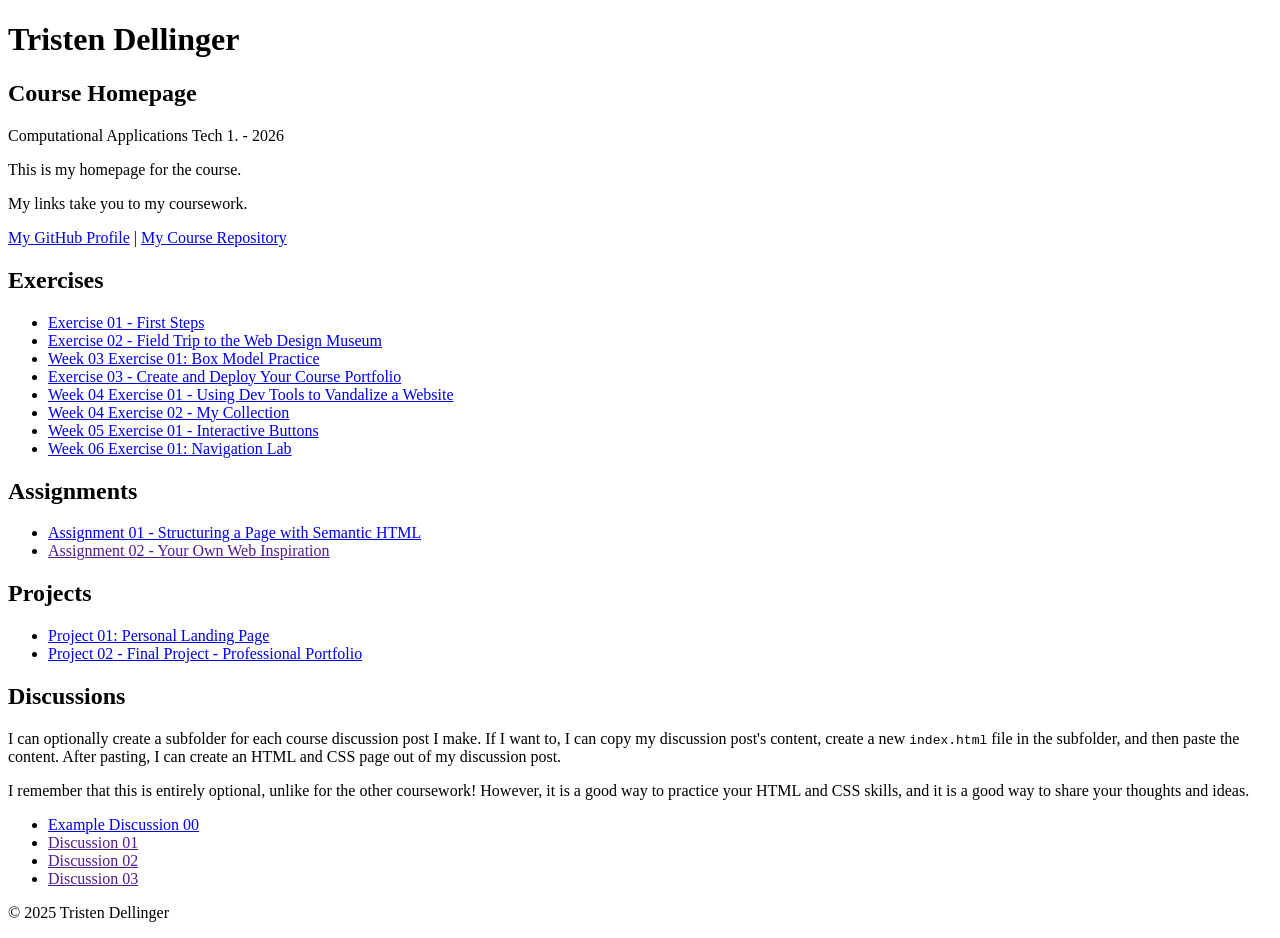
<file: index.html>
<!DOCTYPE html>

<!--

INSTRUCTIONS: HOW TO CHANGE THIS PAGE:

1. Change "Student Name" in the title above to your real name.

2. Change "Your Name" in the big heading below to your real name.

3. Change "your-username" to your real GitHub username in both links.

4. Change "your-repo-name" to the name of this repository.

5. Change "Course Name" to the name of your class.

6. Change "Semester Year" to match when you are taking this class.

7. Add links to your work:
    - Find the words that say "Exercise 01", "Assignment 01", etc.
    - Between the quote marks in href="", put the relative link to your work in the subfolder. You can simply link to the subfolder name. Take a look at the example folders and links to see how to do this.
    - For work not yet started/completed, you can leave the href="" blank until you are ready.
    - Change the words "Exercise 01" to match the name of the exercise. Do the same for assignments and projects. If you add your discussion posts, do the same for them.
    - Do this for each piece of work you finish.

8. You can add more links by copying a whole line like this:
    <li><a href="">New Work Name</a></li>
    Then paste it below the last one in that section.

9. Save your changes and push to GitHub when you are done. Remember you can use GitHub Desktop to help you with this.

Remember: During the course, if you want, you can style your homepage to introduce your own style and aesthetics. To start, keep this page simple and plain. This is just a template to get you started. Embrace the handcrafted approach to web design and development: change things to make them your own.

Remember: You must have a GitHub account, a new GitHub repository for this course, and this file (index.html) in that repository. 

Remember: You must create subfolders for each piece of coursework as the semester progresses.

-->

<html lang="en">
    <head>
        <meta charset="UTF-8" />
        <title>Course Homepage - Tristen Dellinger</title>
        <meta charset="UTF-8" />
        <meta name="viewport" content="width=device-width, initial-scale=1.0" />
        <title>Tristen Dellinger - Course Homepage</title>
    </head>

    <body>
        <!-- Header contains the main navigation and hero introduction -->
        <header>
            <h1>Tristen Dellinger</h1>
            <h2>Course Homepage</h2>
            <p>Computational Applications Tech 1. - 2026</p>
            <p>This is my homepage for the course.</p>
            <p>My links take you to my coursework.</p>
            <nav>
                <a href="https://github.com/towerops2">My GitHub Profile</a>
                |
                <a href="https://github.com/towerops2/course-portfolio">
                    My Course Repository
                </a>

                
            </nav>
        </header>
        
        <!-- Main content is divided into sections for readability and structure -->
        <main>

            <!-- Project cards highlight completed and future portfolio work -->
            <section>

                <h2>Exercises</h2>
                <ul>
                    
                    <li><a href="https://codepen.io/tdell/pen/xbRYmaM">Exercise 01 - First Steps</a></li>
                    <li><a href="https://www.webdesignmuseum.org/gallery/lucky-brand-dungarees-2004">Exercise 02 - Field Trip to the Web Design Museum</a></li>
                    <li> <a href="week-03-exercise 1/">Week 03 Exercise 01: Box Model Practice</a></li>
                    <li><a href="https://towerops2.github.io/course-portfolio/"> Exercise 03 - Create and Deploy Your Course Portfolio </a></li>
                    <li><a href="https://towerops2.github.io/course-portfolio/week-04-exercise-01/"> Week 04 Exercise 01 - Using Dev Tools to Vandalize a Website</a></li>
                    <li><a href="https://towerops2.github.io/course-portfolio/week-04-exercise-02/">Week 04 Exercise 02 - My Collection</a></li>
                    <li><a href="https://towerops2.github.io/course-portfolio/week-05-exercise-01/">Week 05 Exercise 01 - Interactive Buttons</a></li>
                    <li><a href="./week-06-exercise-01/">Week 06 Exercise 01: Navigation Lab</a></li>
                    
                </ul>
            </section>

            <section>          
                <h2>Assignments</h2>
                <ul>
                    
                    <li><a href="https://towerops2.github.io/course-portfolio/Assignment-01/">Assignment 01 - Structuring a Page with Semantic HTML</a></li>
                    <li><a href="">Assignment 02 - Your Own Web Inspiration</a></li>
                    
                </ul>
            </section>

            <section>
                <h2>Projects</h2>
                <ul>
                    
                    <li><a href="https://towerops2.github.io/course-portfolio/Project-01/">Project 01: Personal Landing Page</a></li>
                    <li><a href="https://towerops2.github.io/course-portfolio/project-02/">Project 02 - Final Project - Professional Portfolio</a></li>
                </ul>
            </section>

            <section>
                <h2>Discussions</h2>
                <p>
                    I can optionally create a subfolder for each course
                    discussion post I make. If I want to, I can copy my
                    discussion post's content, create a new
                    <code>index.html</code>
                    file in the subfolder, and then paste the content. After
                    pasting, I can create an HTML and CSS page out of my
                    discussion post.
                </p>
                <p>
                    I remember that this is entirely optional, unlike for the
                    other coursework! However, it is a good way to practice your
                    HTML and CSS skills, and it is a good way to share your
                    thoughts and ideas.
                </p>
                <ul>
                    <li>
                        <a href="example-discussion-00/">
                            Example Discussion 00
                        </a>
                    </li>
                    <li><a href="">Discussion 01</a></li>
                    <li><a href="">Discussion 02</a></li>
                    <li><a href="">Discussion 03</a></li>
                </ul>
            </section>
        </main>

        <footer>
            <p>&copy; 2025 Tristen Dellinger</p>
        </footer>
    </body>
</html>
</file>
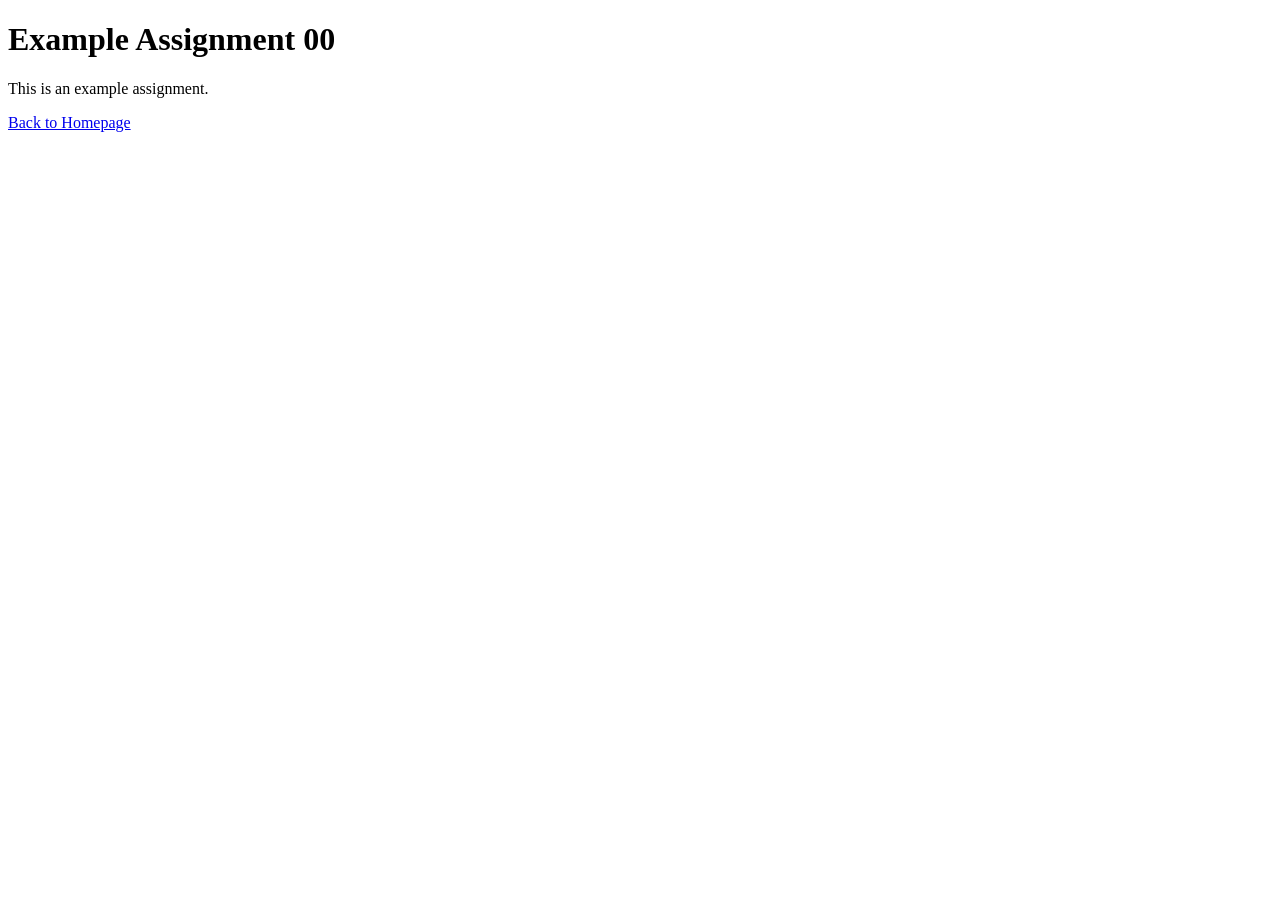
<file: example-assignment-00/index.html>
<!DOCTYPE html>
<html lang="en">
    <head>
        <meta charset="UTF-8" />
        <meta name="viewport" content="width=device-width, initial-scale=1.0" />
        <title>Example Assignment 00</title>
    </head>
    <body>
        <h1>Example Assignment 00</h1>
        <p>This is an example assignment.</p>
        <a href="../index.html">Back to Homepage</a>
    </body>
</html>
</file>
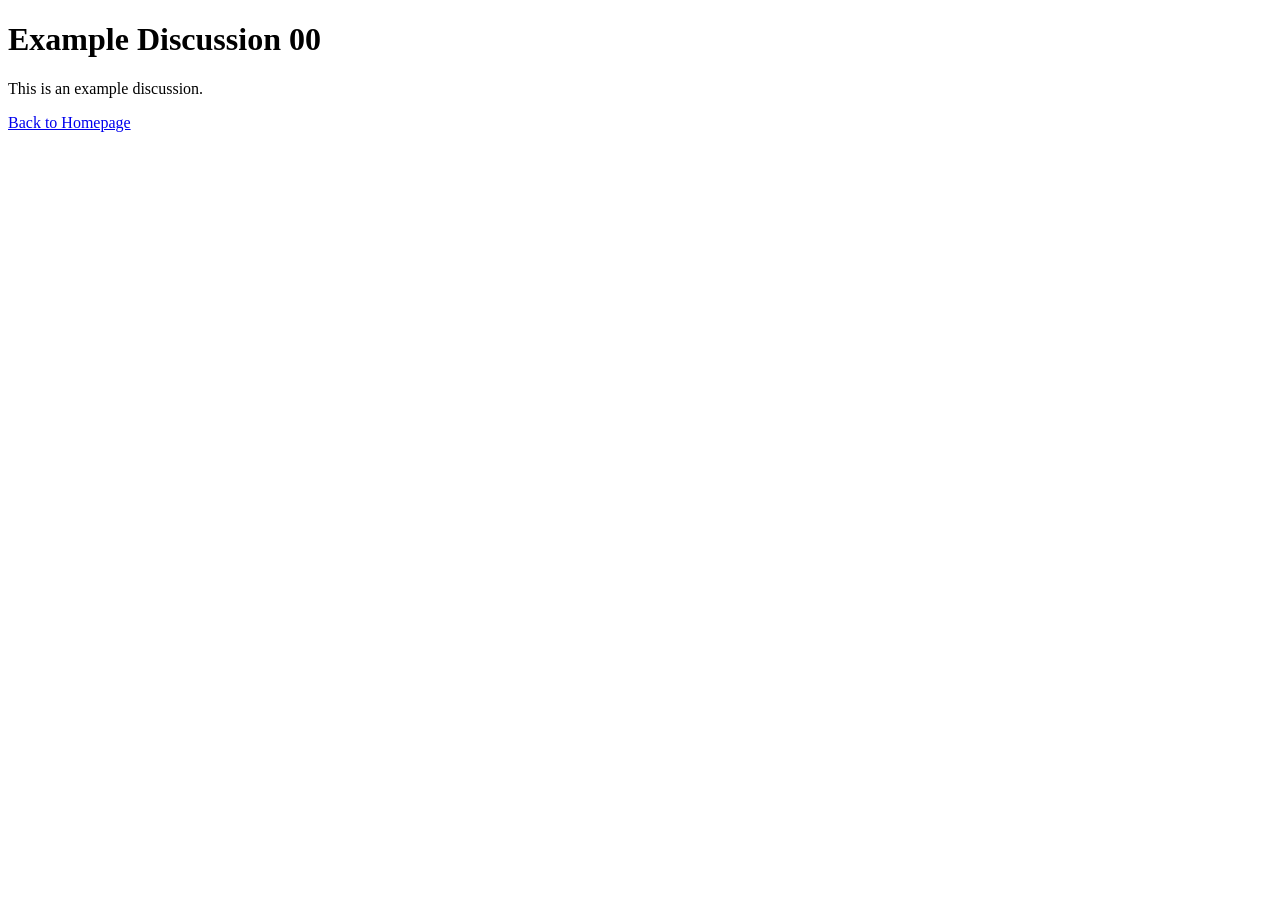
<file: example-discussion-00/index.html>
<!DOCTYPE html>
<html lang="en">
    <head>
        <meta charset="UTF-8" />
        <meta name="viewport" content="width=device-width, initial-scale=1.0" />
        <title>Example Discussion 00</title>
    </head>
    <body>
        <h1>Example Discussion 00</h1>
        <p>This is an example discussion.</p>
        <a href="../index.html">Back to Homepage</a>
    </body>
</html>
</file>
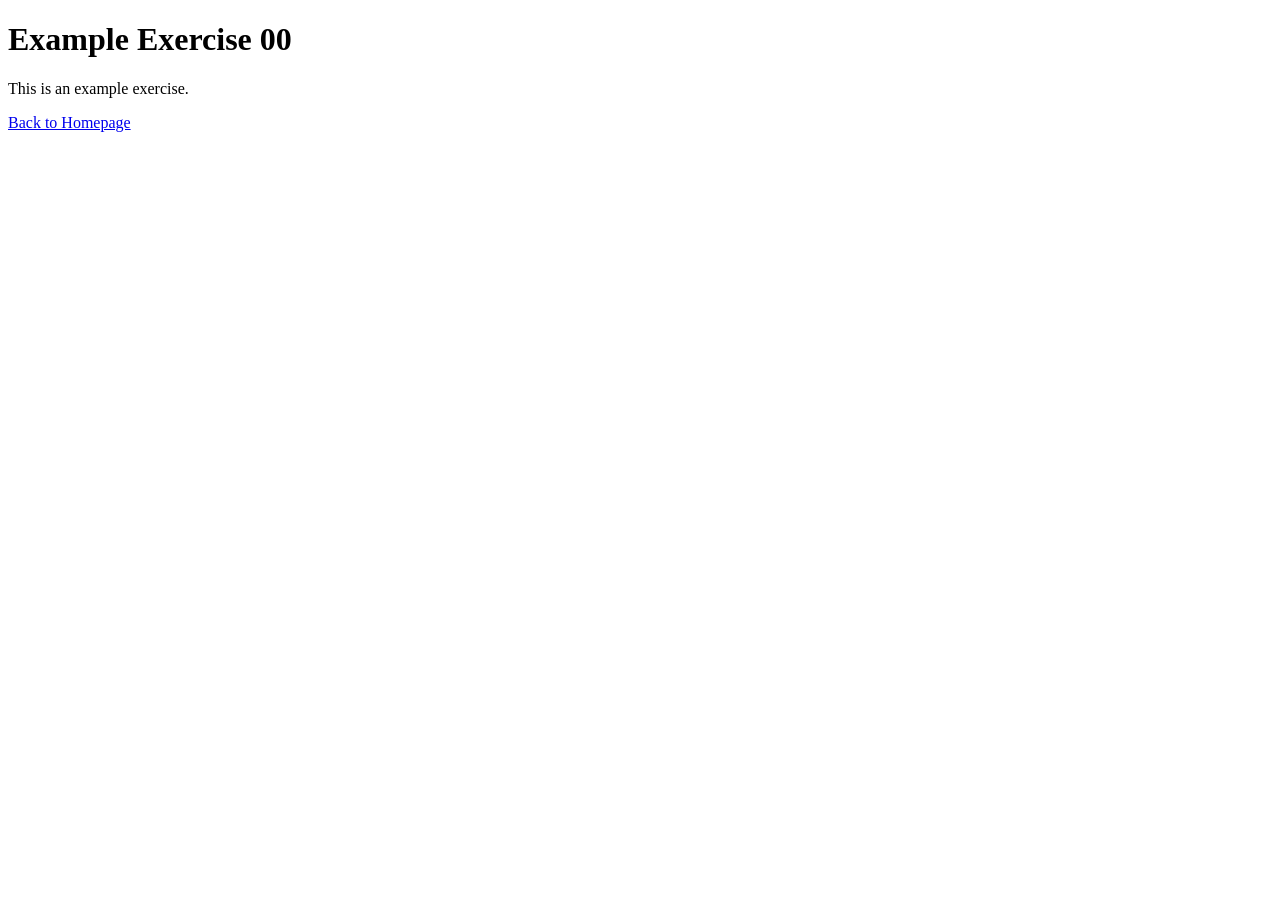
<file: example-exercise-00/index.html>
<!DOCTYPE html>
<html lang="en">
    <head>
        <meta charset="UTF-8" />
        <meta name="viewport" content="width=device-width, initial-scale=1.0" />
        <title>Example Exercise 00</title>
    </head>
    <body>
        <h1>Example Exercise 00</h1>
        <p>This is an example exercise.</p>
        <a href="../index.html">Back to Homepage</a>
    </body>
</html>
</file>
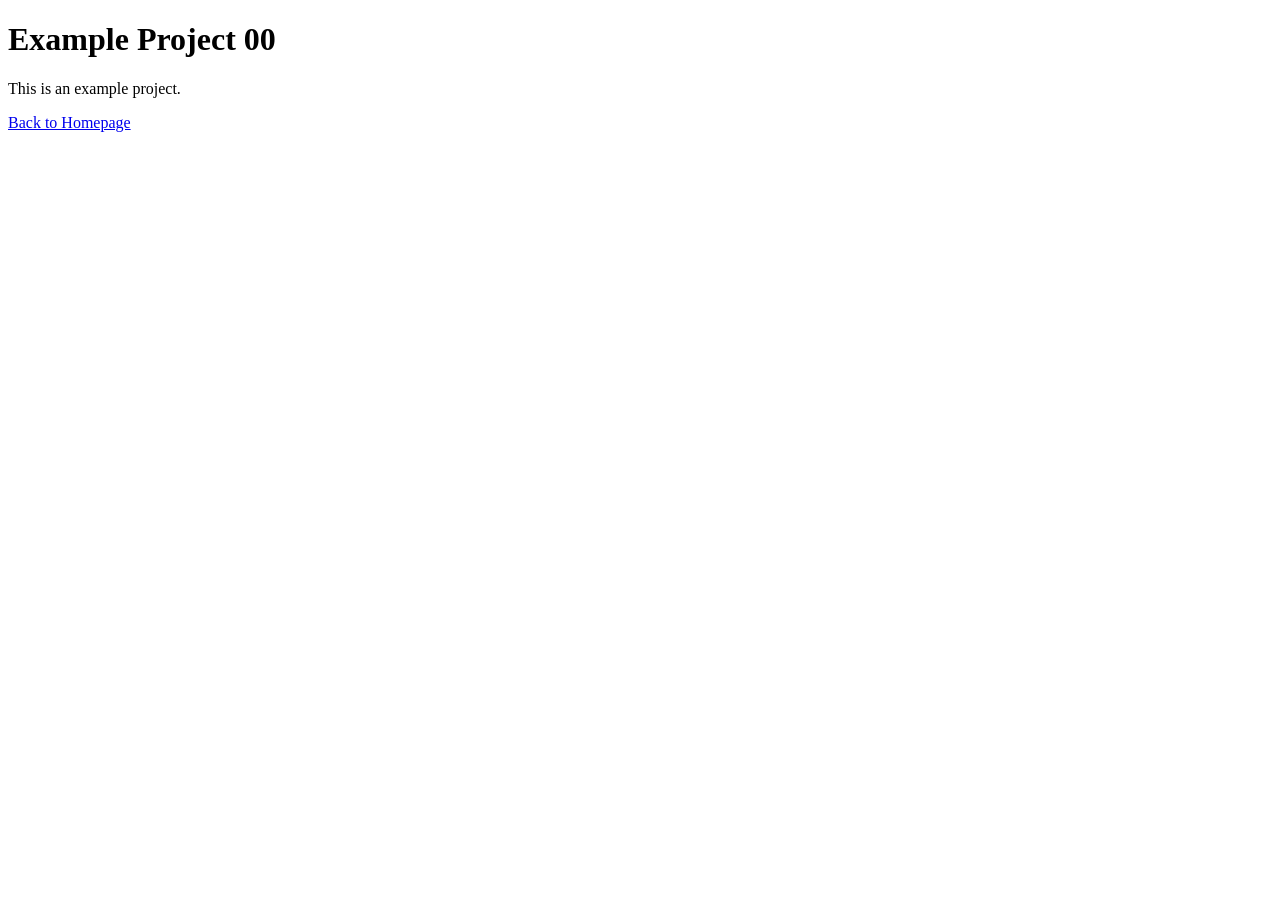
<file: example-project-00/index.html>
<!DOCTYPE html>
<html lang="en">
    <head>
        <meta charset="UTF-8" />
        <meta name="viewport" content="width=device-width, initial-scale=1.0" />
        <title>Example Project 00</title>
    </head>
    <body>
        <h1>Example Project 00</h1>
        <p>This is an example project.</p>
        <a href="../index.html">Back to Homepage</a>
    </body>
</html>
</file>
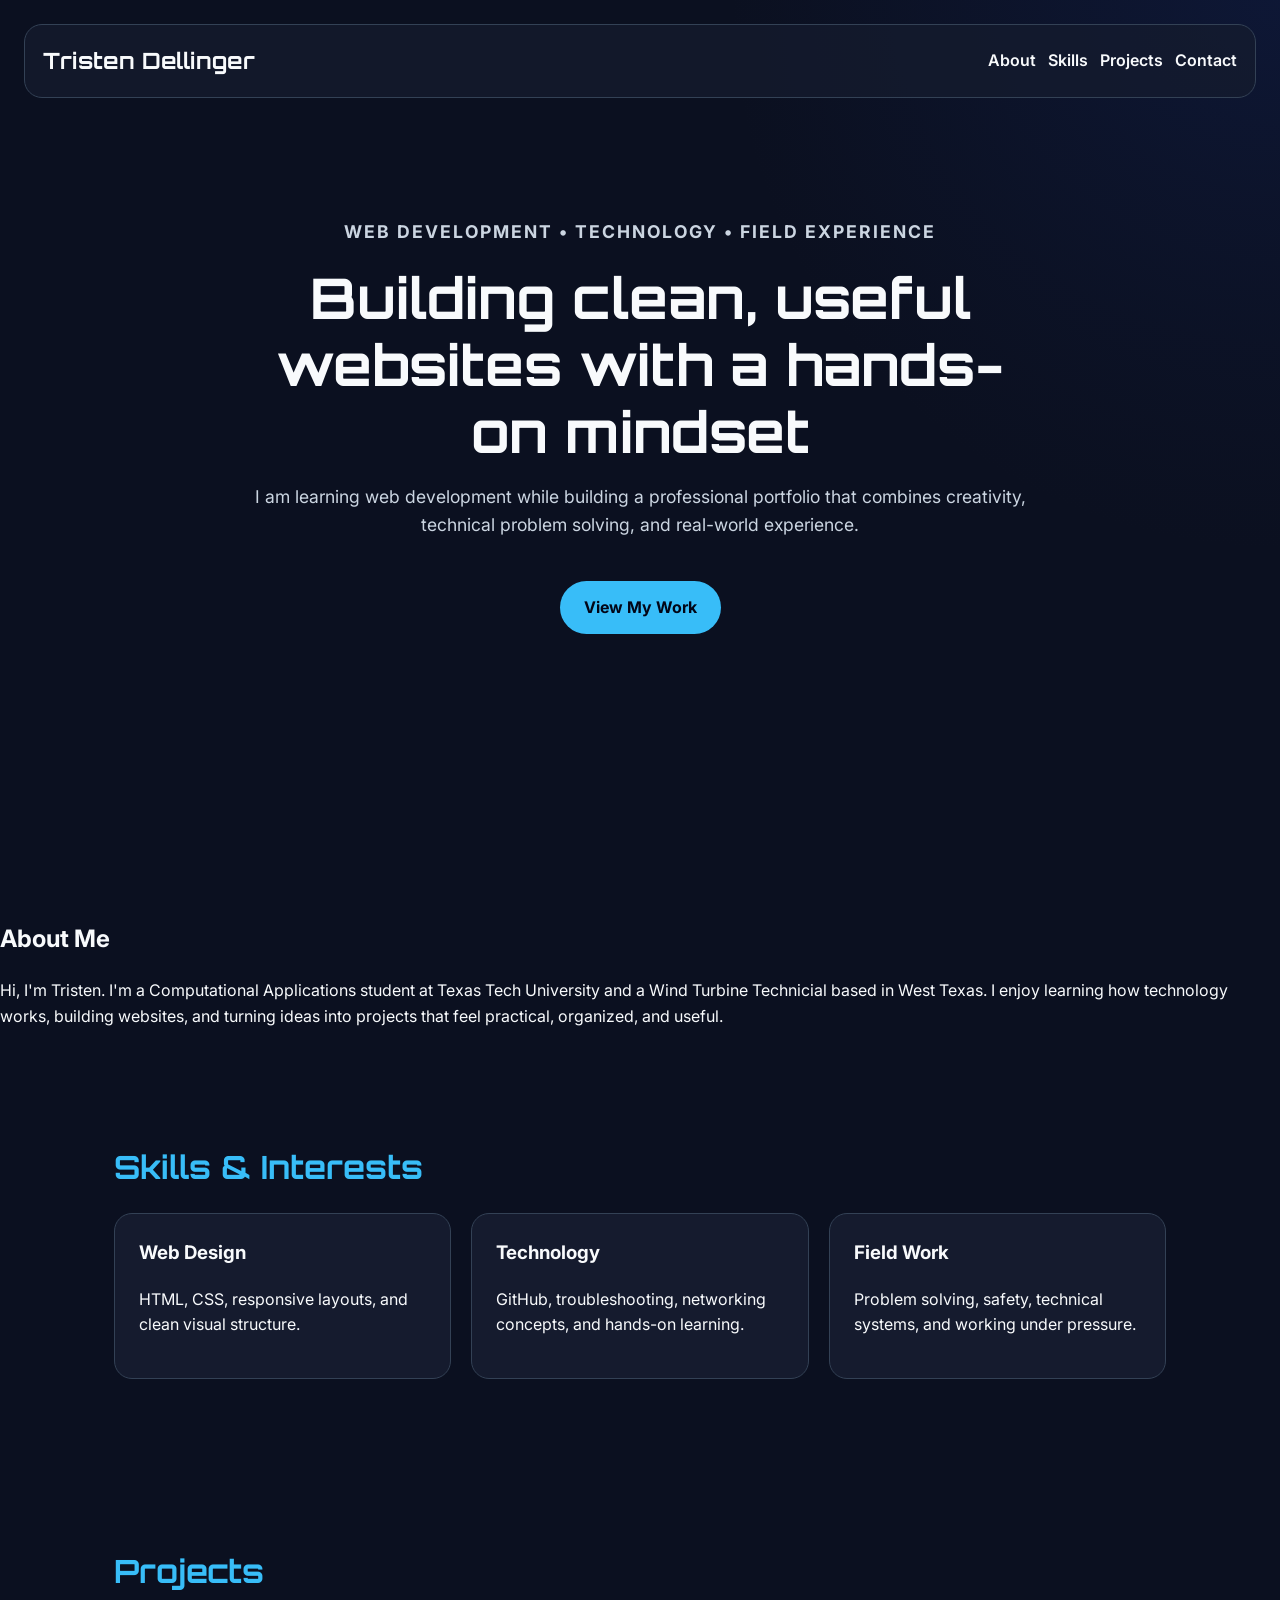
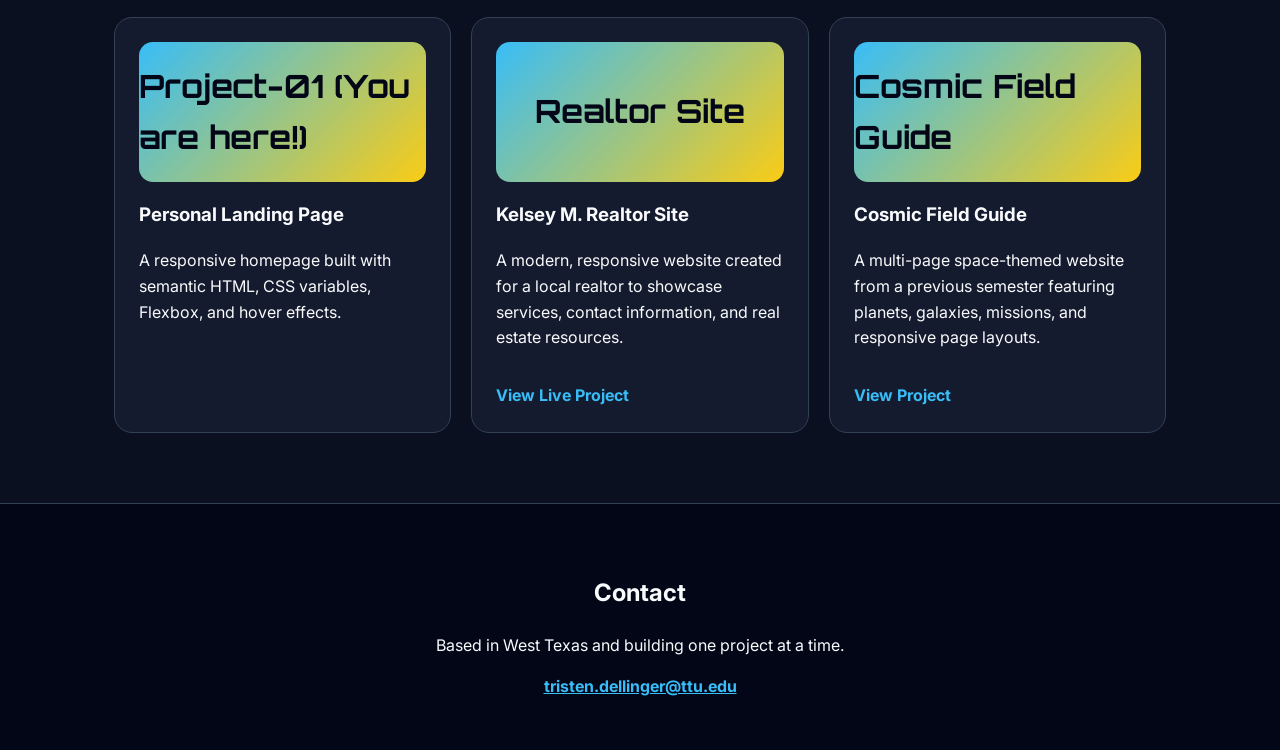
<file: Project-01/index.html>
<!DOCTYPE html>

<html lang="en">

    <!-- Header contains the main navigation and hero introduction -->
<head>

  <meta charset="UTF-8">

  <meta name="viewport" content="width=device-width, initial-scale=1.0">

  <title>Tristen Dellinger | Personal Landing Page</title>

  <link rel="preconnect" href="https://fonts.googleapis.com">

  <link rel="preconnect" href="https://fonts.gstatic.com" crossorigin>

  <link href="https://fonts.googleapis.com/css2?family=Orbitron:wght@500;700&family=Inter:wght@400;600;700&display=swap" rel="stylesheet">

  <link rel="stylesheet" href="style.css">

</head>

<body>
    

    
    <header class="hero">

        <nav class="navbar">

            <h1>Tristen Dellinger</h1>

            <ul>

                <li><a href="#about">About</a></li>

                <li><a href="#skills">Skills</a></li>

                <li><a href="#projects">Projects</a></li>

                <li><a href="#contact">Contact</a></li>

            </ul>


        </nav>

        <section class="hero-content">

            <p class="eyebrow">Web Development • Technology • Field Experience</p>

            <h2>Building clean, useful websites with a hands-on mindset</h2>

            <p>

                I am learning web development while building a professional portfolio that combines creativity, 
                technical problem solving, and real-world experience.

            </p>

            <a class="button" href="#projects">View My Work</a>

        </section>      

            

    </header>
    
    <!-- Main content is divided into sections for readability and structure -->
    <main>

        <section id="about" class="about">

            <h2>About Me</h2>

            <p>

                Hi, I'm Tristen. I'm a Computational Applications student at Texas Tech University and a Wind Turbine Technicial based in West Texas.
                I enjoy learning how technology works, building websites, and turning ideas into projects that feel practical, organized, and useful. 


            </p>
        </section>


        <!-- Project cards highlight completed and future portfolio work -->
        <section id="skills" class="section">

            <h2>Skills & Interests</h2>

            <div class="card-row">

                <article class="card">

                <h3>Web Design</h3>

                <p>HTML, CSS, responsive layouts, and clean visual structure.</p>

                </article>

                <article class="card">

                <h3>Technology</h3>

                <p>GitHub, troubleshooting, networking concepts, and hands-on learning.</p>

                </article>

                <article class="card">

                <h3>Field Work</h3>

                <p>Problem solving, safety, technical systems, and working under pressure.</p>

                </article>

            </div>

        </section>

        <section id="projects" class="section">

            <h2>Projects</h2>

            <div class="card-row">

                <article class="project-card">

                <div class="project-image">Project-01 (You are here!)</div>

                <h3>Personal Landing Page</h3>

                <p>A responsive homepage built with semantic HTML, CSS variables, Flexbox, and hover effects.</p>

                </article>

                <article class="project-card">
                    <!-- Project image area acts as a visual placeholder for this project card -->
                    <div class="project-image">Realtor Site</div>

                    <h3>Kelsey M. Realtor Site</h3>

                    <p>

                        A modern, responsive website created for a local realtor to showcase services,
                        contact information, and real estate resources.

                    </p>

                    <a class="project-link" href="https://kelseylynnsellslubbock.com" target="_blank">
                        View Live Project
                    </a>

                    </article>

                    <article class="project-card">
                    <!-- Project image area acts as a visual placeholder for this project card -->
                    <div class="project-image">Cosmic Field Guide</div>

                    <h3>Cosmic Field Guide</h3>

                    <p>

                        A multi-page space-themed website from a previous semester featuring planets,
                        galaxies, missions, and responsive page layouts.
                    </p>


                    <a 
                    
                        class="project-link" href="https://towerops2.github.io/cosmic-field-guide-final/" target="_blank">
                        View Project
                    </a>

                </article>

            </div>

    </section>


    </main>

    <footer id="contact">

        <h2>Contact</h2>

        <p>Based in West Texas and building one project at a time.</p>

        <a href="mailto:tristen.dellinger@ttu.edu">tristen.dellinger@ttu.edu</a>

    </footer>

</body>
</html>
</file>
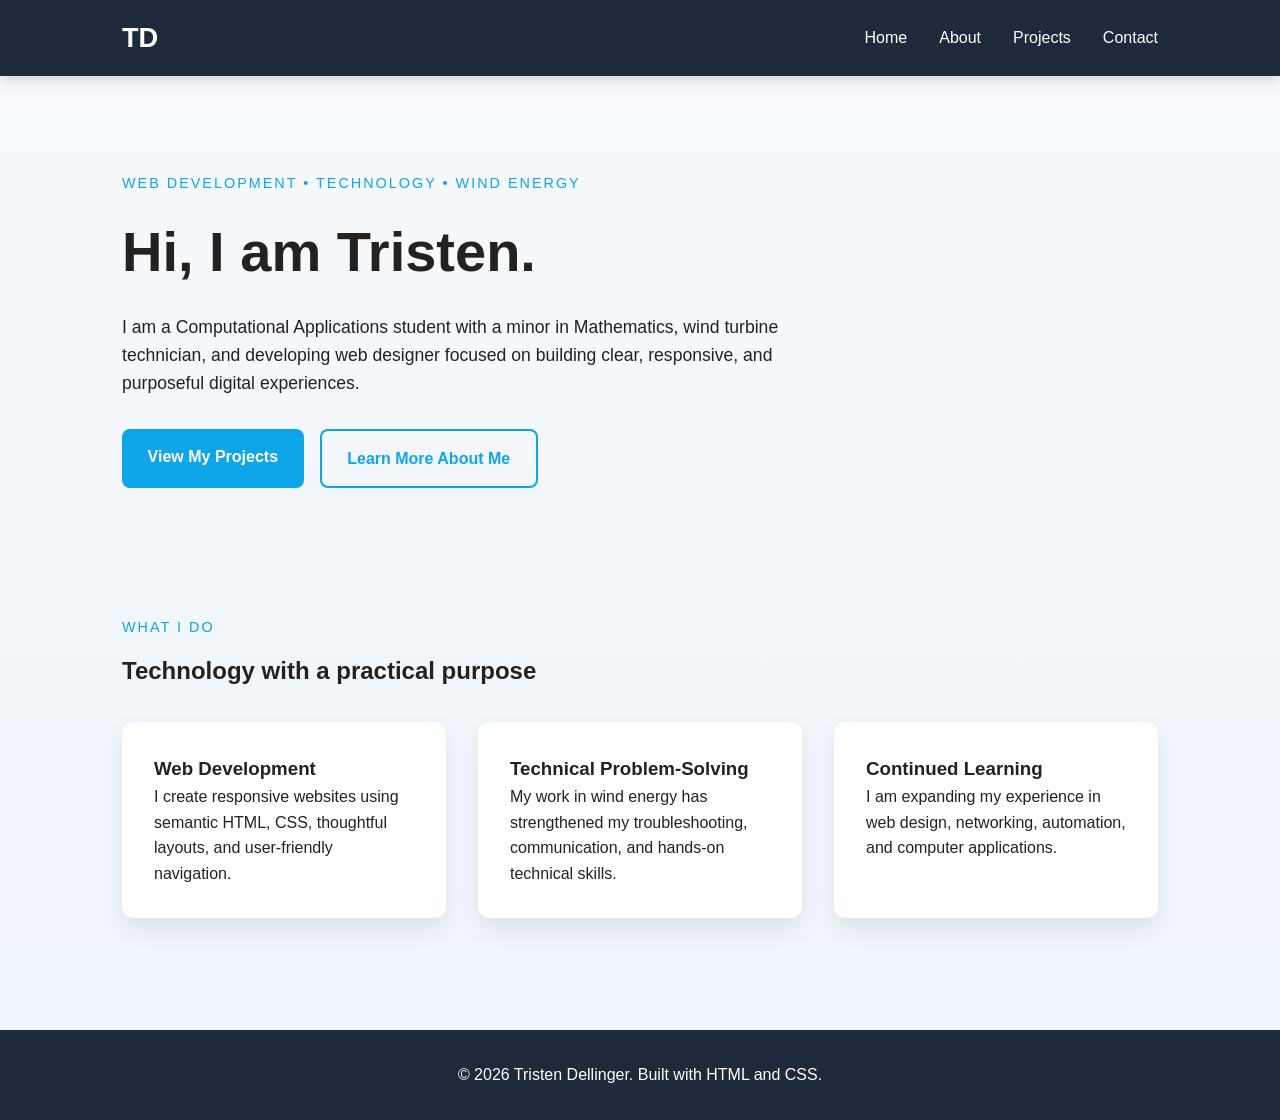
<file: project-02/index.html>
<!DOCTYPE html>
<html lang="en">
<head>
  <meta charset="UTF-8">

  <!-- Makes the website scale correctly on phones and tablets -->
  <meta name="viewport" content="width=device-width, initial-scale=1.0">

  <!-- Brief description for browsers and search engines -->
  <meta
    name="description"
    content="Professional portfolio for Tristen Dellinger, featuring web development and technology projects."
  >

  <title>Tristen Dellinger | Professional Portfolio</title>

  <!-- Connects this page to the shared stylesheet -->
  <link rel="stylesheet" href="style.css">
</head>

<body>
  <!-- Site header and primary navigation -->
  <header class="site-header">
    <nav class="site-nav" aria-label="Primary navigation">
      <a class="site-logo" href="index.html">TD</a>

      <ul class="nav-links">
        <li><a class="active" href="index.html">Home</a></li>
        <li><a href="about.html">About</a></li>
        <li><a href="projects.html">Projects</a></li>
        <li><a href="contact.html">Contact</a></li>
      </ul>
    </nav>
  </header>

  <!-- Main content unique to the homepage -->
  <main>
    <section class="hero">
      <div class="hero-content">
        <p class="eyebrow">Web Development • Technology • Wind Energy</p>

        <h1>Hi, I am Tristen.</h1>

        <p class="hero-text">
          I am a Computational Applications student with a minor in Mathematics, wind turbine technician, and developing
          web designer focused on building clear, responsive, and purposeful
          digital experiences.
        </p>

        <div class="hero-actions">
          <a class="button button-primary" href="projects.html">
            View My Projects
          </a>

          <a class="button button-secondary" href="about.html">
            Learn More About Me
          </a>
        </div>
      </div>
    </section>

    <section class="intro-section">
      <div class="section-heading">
        <p class="eyebrow">What I Do</p>
        <h2>Technology with a practical purpose</h2>
      </div>

      <div class="intro-grid">
        <article class="info-card">
          <h3>Web Development</h3>
          <p>
            I create responsive websites using semantic HTML, CSS, thoughtful
            layouts, and user-friendly navigation.
          </p>
        </article>

        <article class="info-card">
          <h3>Technical Problem-Solving</h3>
          <p>
            My work in wind energy has strengthened my troubleshooting,
            communication, and hands-on technical skills.
          </p>
        </article>

        <article class="info-card">
          <h3>Continued Learning</h3>
          <p>
            I am expanding my experience in web design, networking, automation,
            and computer applications.
          </p>
        </article>
      </div>
    </section>
  </main>

  <!-- Shared footer used throughout the site -->
  <footer class="site-footer">
    <p>&copy; 2026 Tristen Dellinger. Built with HTML and CSS.</p>
  </footer>
</body>
</html>
</file>
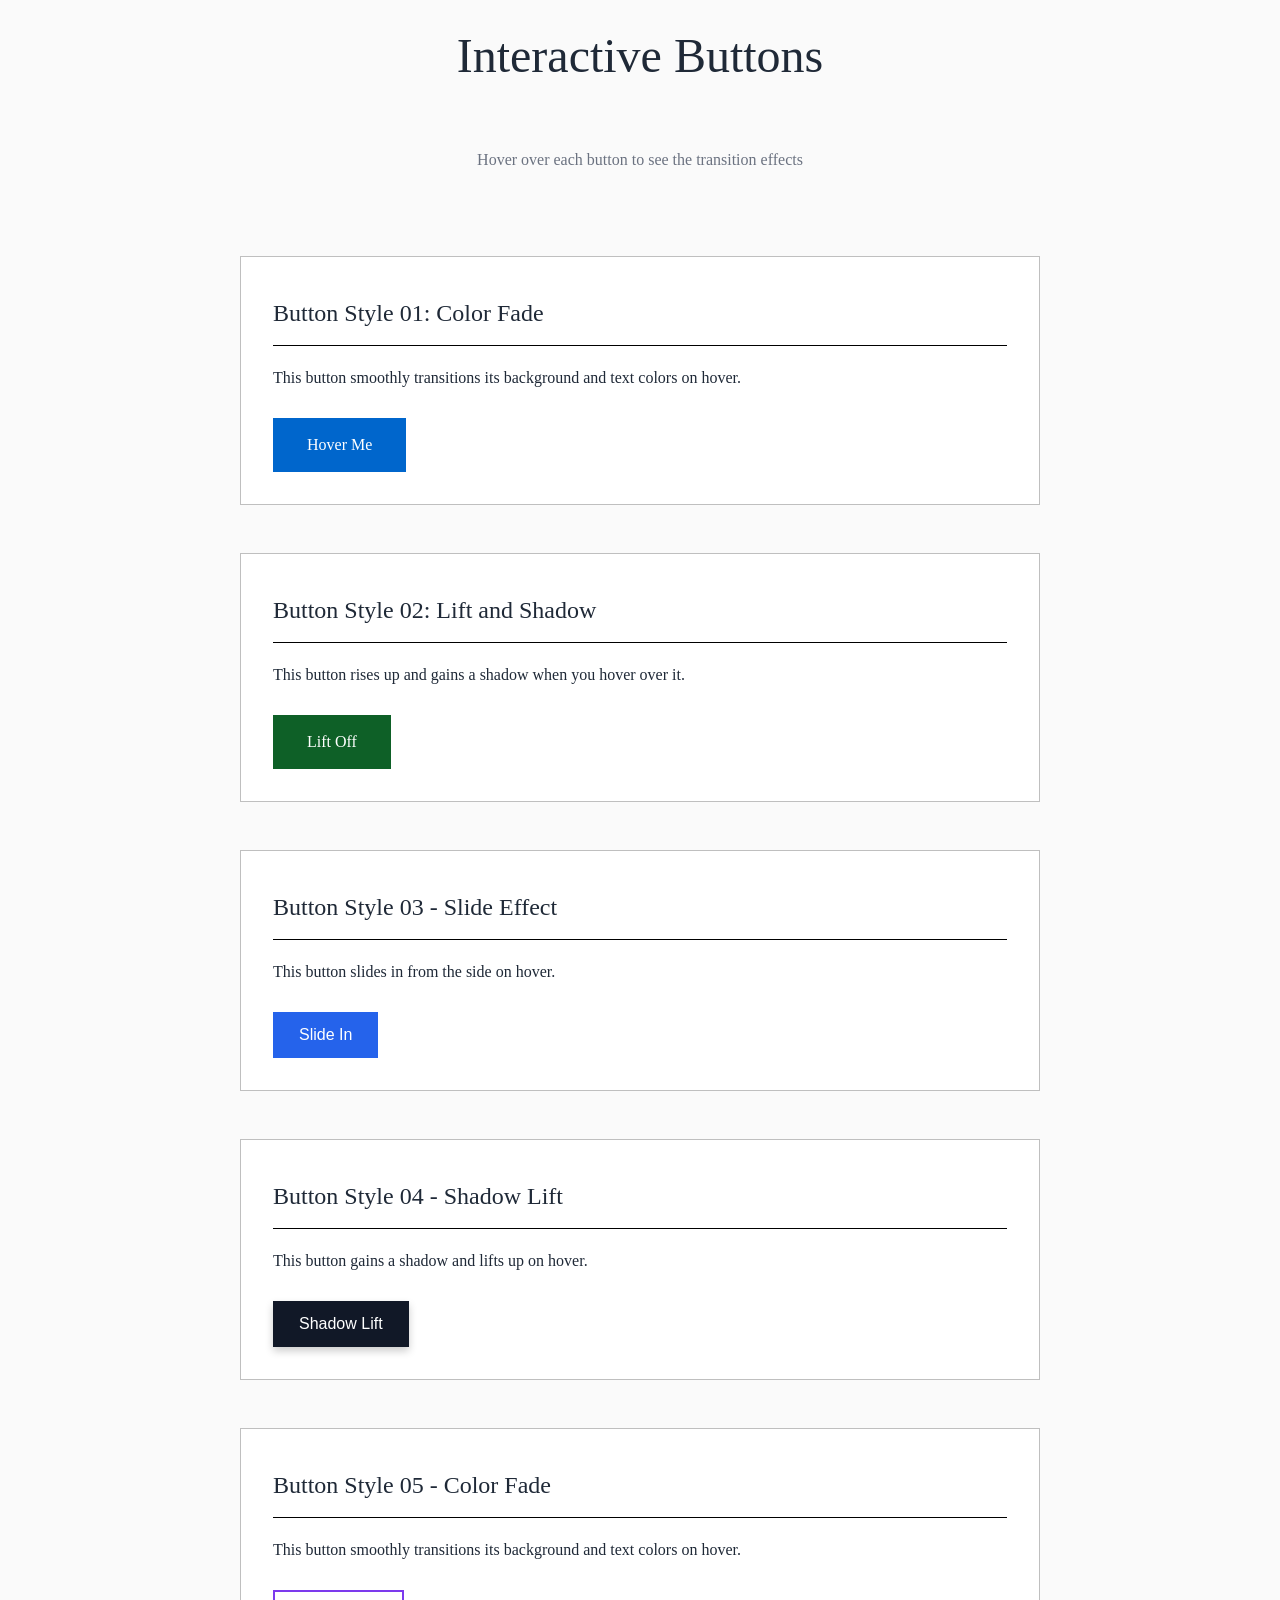
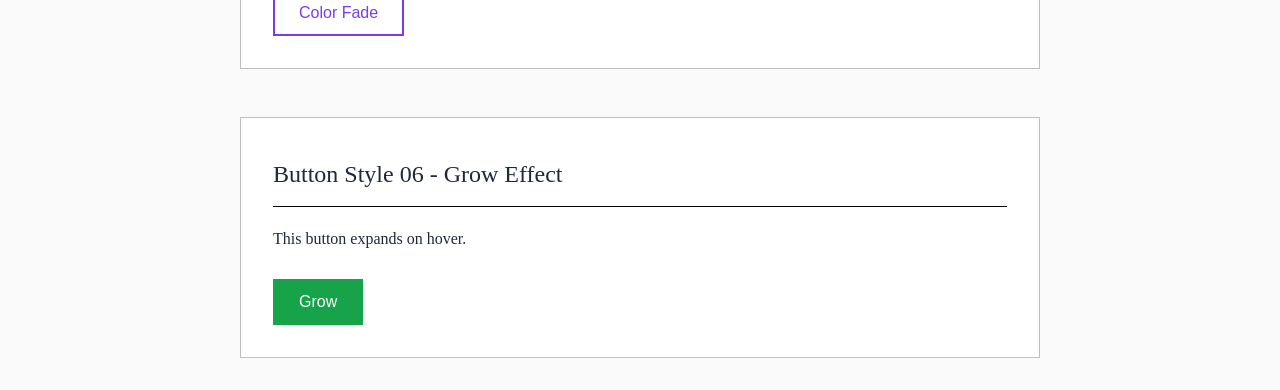
<file: week 05-exercise-01/index.html>
<!DOCTYPE html>
<html lang="en">

<head>
    <meta charset="UTF-8">
    <meta name="viewport" content="width=device-width, initial-scale=1.0">
    <title>Exercises Week 05 Exercise 01: Interactive Buttons</title>
    <link rel="stylesheet" href="./style.css">
</head>

<body>
    <div class="container">
        <h1>Interactive Buttons</h1>
        <p class="subtitle">Hover over each button to see the transition effects</p>

        <section class="button-section">
            <h2>Button Style 01: Color Fade</h2>
            <p>This button smoothly transitions its background and text colors on hover.</p>
            <button class="button-01">Hover Me</button>
        </section>


        <section class="button-section">
            <h2>Button Style 02: Lift and Shadow</h2>
            <p>This button rises up and gains a shadow when you hover over it.</p>
            <button class="button-02">Lift Off</button>
        </section>

        <section class="button-section">
            <h2>Button Style 03 - Slide Effect</h2>
            <p>This button slides in from the side on hover.</p>
            <button class="button-03">Slide In</button>
        </section>

        <section class="button-section">
            <h2>Button Style 04 - Shadow Lift</h2>
            <p>This button gains a shadow and lifts up on hover.</p>
            <button class="button-04">Shadow Lift</button>
        </section>

        <section class="button-section">
            <h2>Button Style 05 - Color Fade</h2>
            <p>This button smoothly transitions its background and text colors on hover.</p>
            <button class="button-05">Color Fade</button>
        </section>

        <section class="button-section">
            <h2>Button Style 06 - Grow Effect</h2>
            <p>This button expands on hover.</p>
            <button class="button-06">Grow</button>
        </section>
    </div>
</body>

</html>
</file>
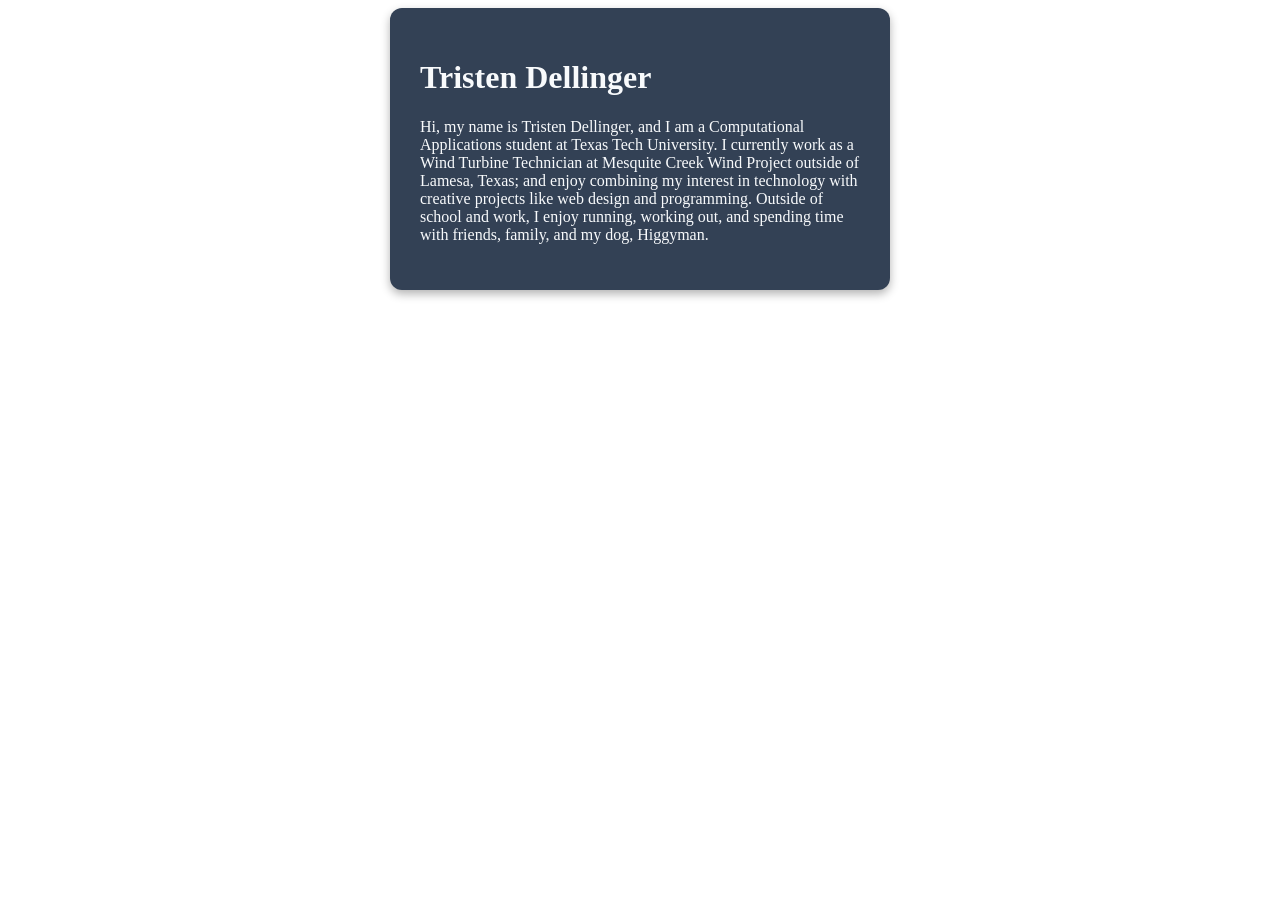
<file: week-03-exercise 1/index.html>
<!DOCTYPE html>
<html lang="en">
<head>
    <meta charset="UTF-8">
    <meta name="viewport" content="width=device-width, initial-scale=1.0">
    <title>Tristen Dellinger</title>
    <link rel="stylesheet" href="style.css">
</head>
<body>

    <div class="card">
        <h1>Tristen Dellinger</h1>
        <p>
            Hi, my name is Tristen Dellinger, and I am a Computational Applications student at Texas Tech University. I currently work as a Wind Turbine
            Technician at Mesquite Creek Wind Project outside of Lamesa, Texas; and enjoy combining my interest in technology with creative projects like web design and programming.
            Outside of school and work, I enjoy running, working out, and spending time with friends, family, and my dog, Higgyman.
        </p>
    </div>

</body>
</html>
</file>
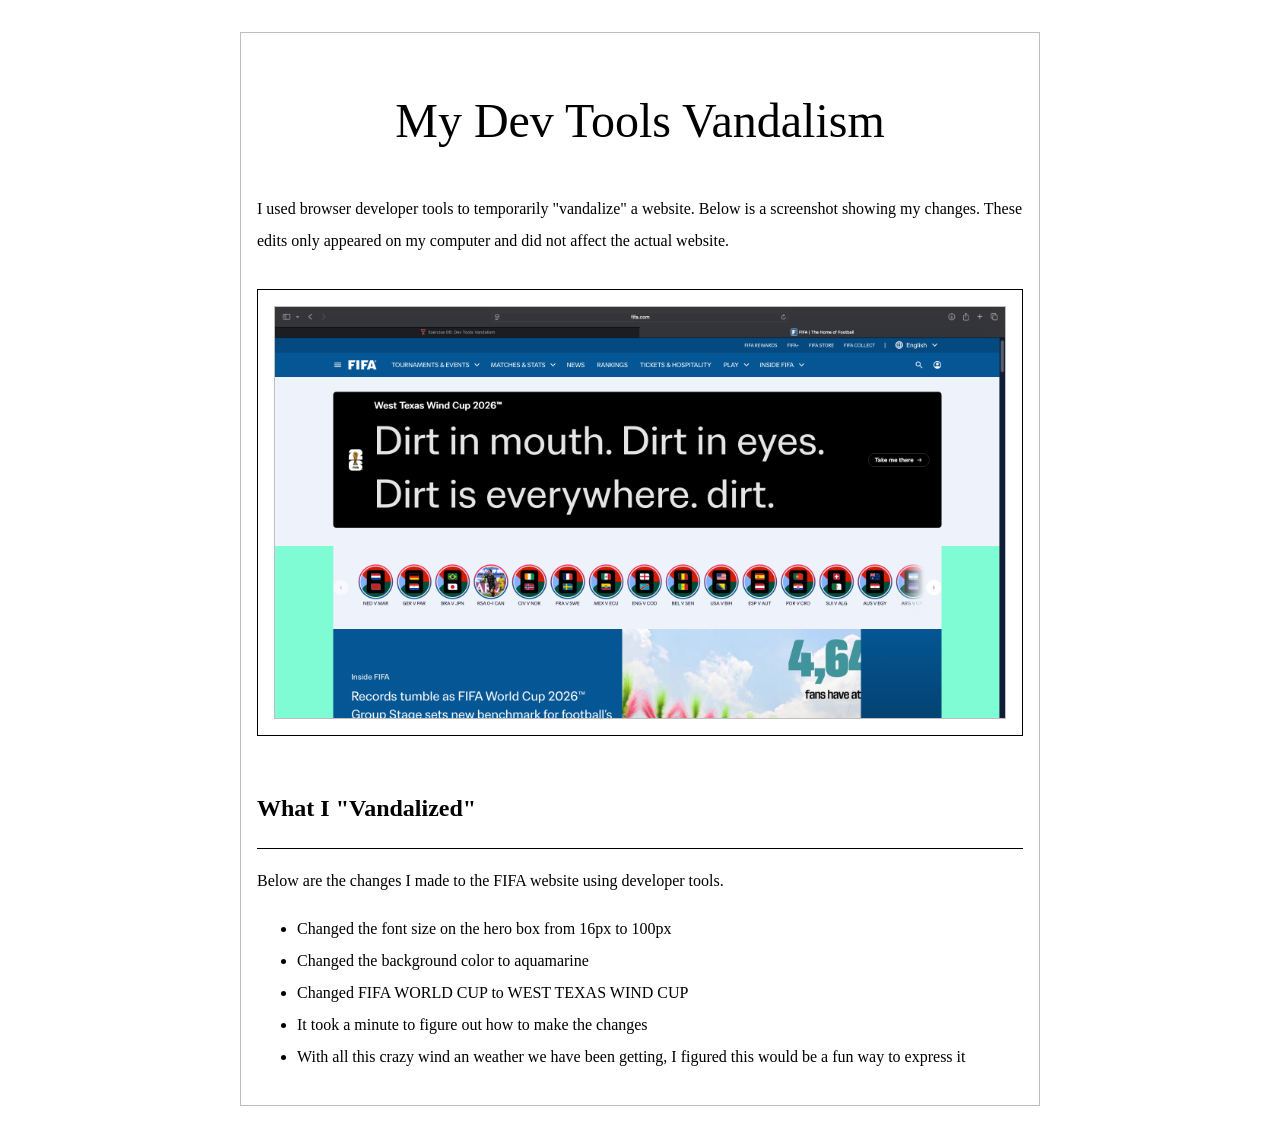
<file: week-04-exercise-01/index.html>
<!DOCTYPE html>
<html lang="en">

<head>
    <meta charset="UTF-8" />
    <meta name="viewport" content="width=device-width, initial-scale=1.0" />
    <title>Week 04 Exercise 01 - My Dev Tools Vandalism</title>
    <link rel="stylesheet" href="./style.css" />
</head>

<body>
    <main>
        <h1>My Dev Tools Vandalism</h1>
        <p>
            I used browser developer tools to temporarily "vandalize" a
            website. Below is a screenshot showing my changes. These edits
            only appeared on my computer and did not affect the actual
            website.
        </p>
        <div class="screenshot-container">
            <!-- 
                IMPORTANT: Update the src attribute below to match your screenshot filename.
                Example: If your screenshot is named "apple-dot-com-but-with-papyrus-font.png", change the line to:
                src="./apple-dot-com-but-with-papyrus-font.png"
            -->
            <img src="fifa-west-texas-wind-cup.png" alt="Screenshot of the webpage I vandalized" />
        </div>
        <h2>What I "Vandalized"</h2>
        <p>
           Below are the changes I made to the FIFA website using developer tools. 
        <ul>
            <li>Changed the font size on the hero box from 16px to 100px</li>
            <li>Changed the background color to aquamarine</li>
            <li>Changed FIFA WORLD CUP to WEST TEXAS WIND CUP</li>
            <li>It took a minute to figure out how to make the changes</li>
            <li>With all this crazy wind an weather we have been getting, I figured this would be a fun way to express it</li>
            
        </ul>
        </p>
    </main>
</body>

</html>
</file>
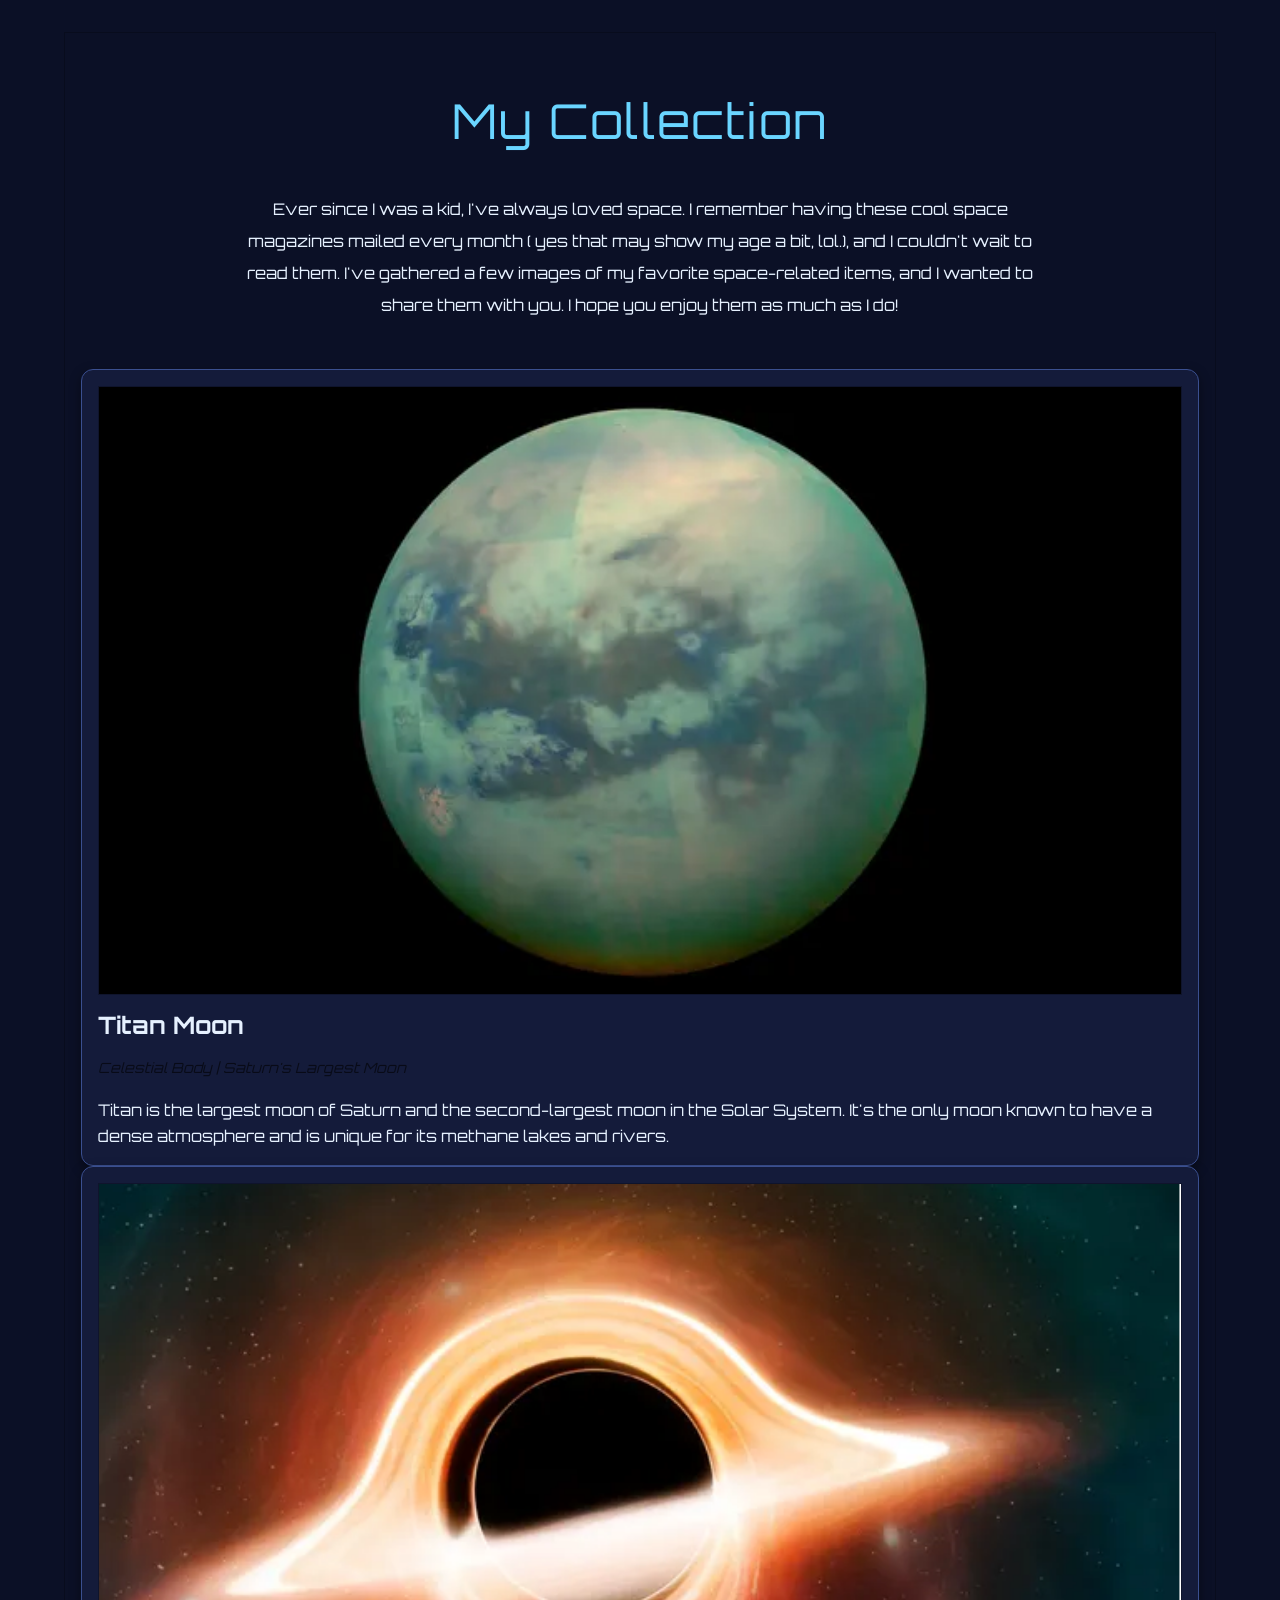
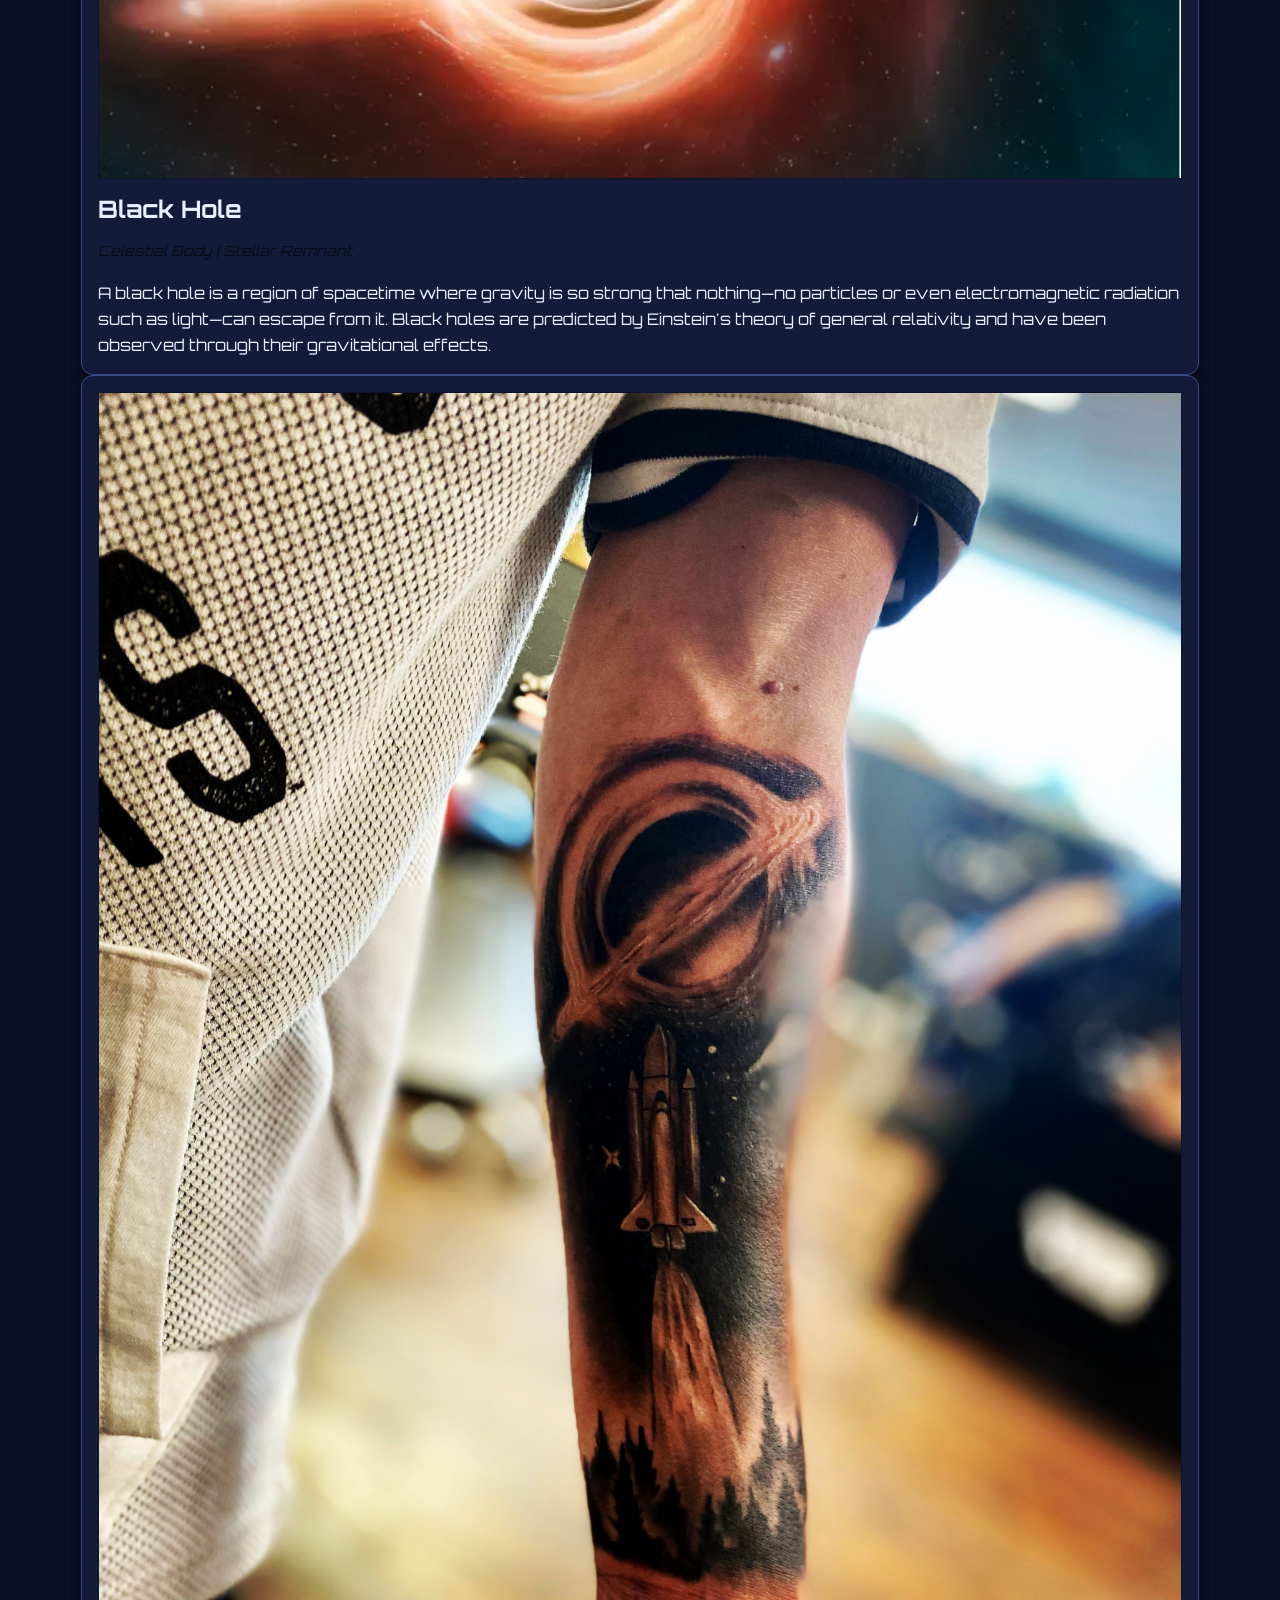
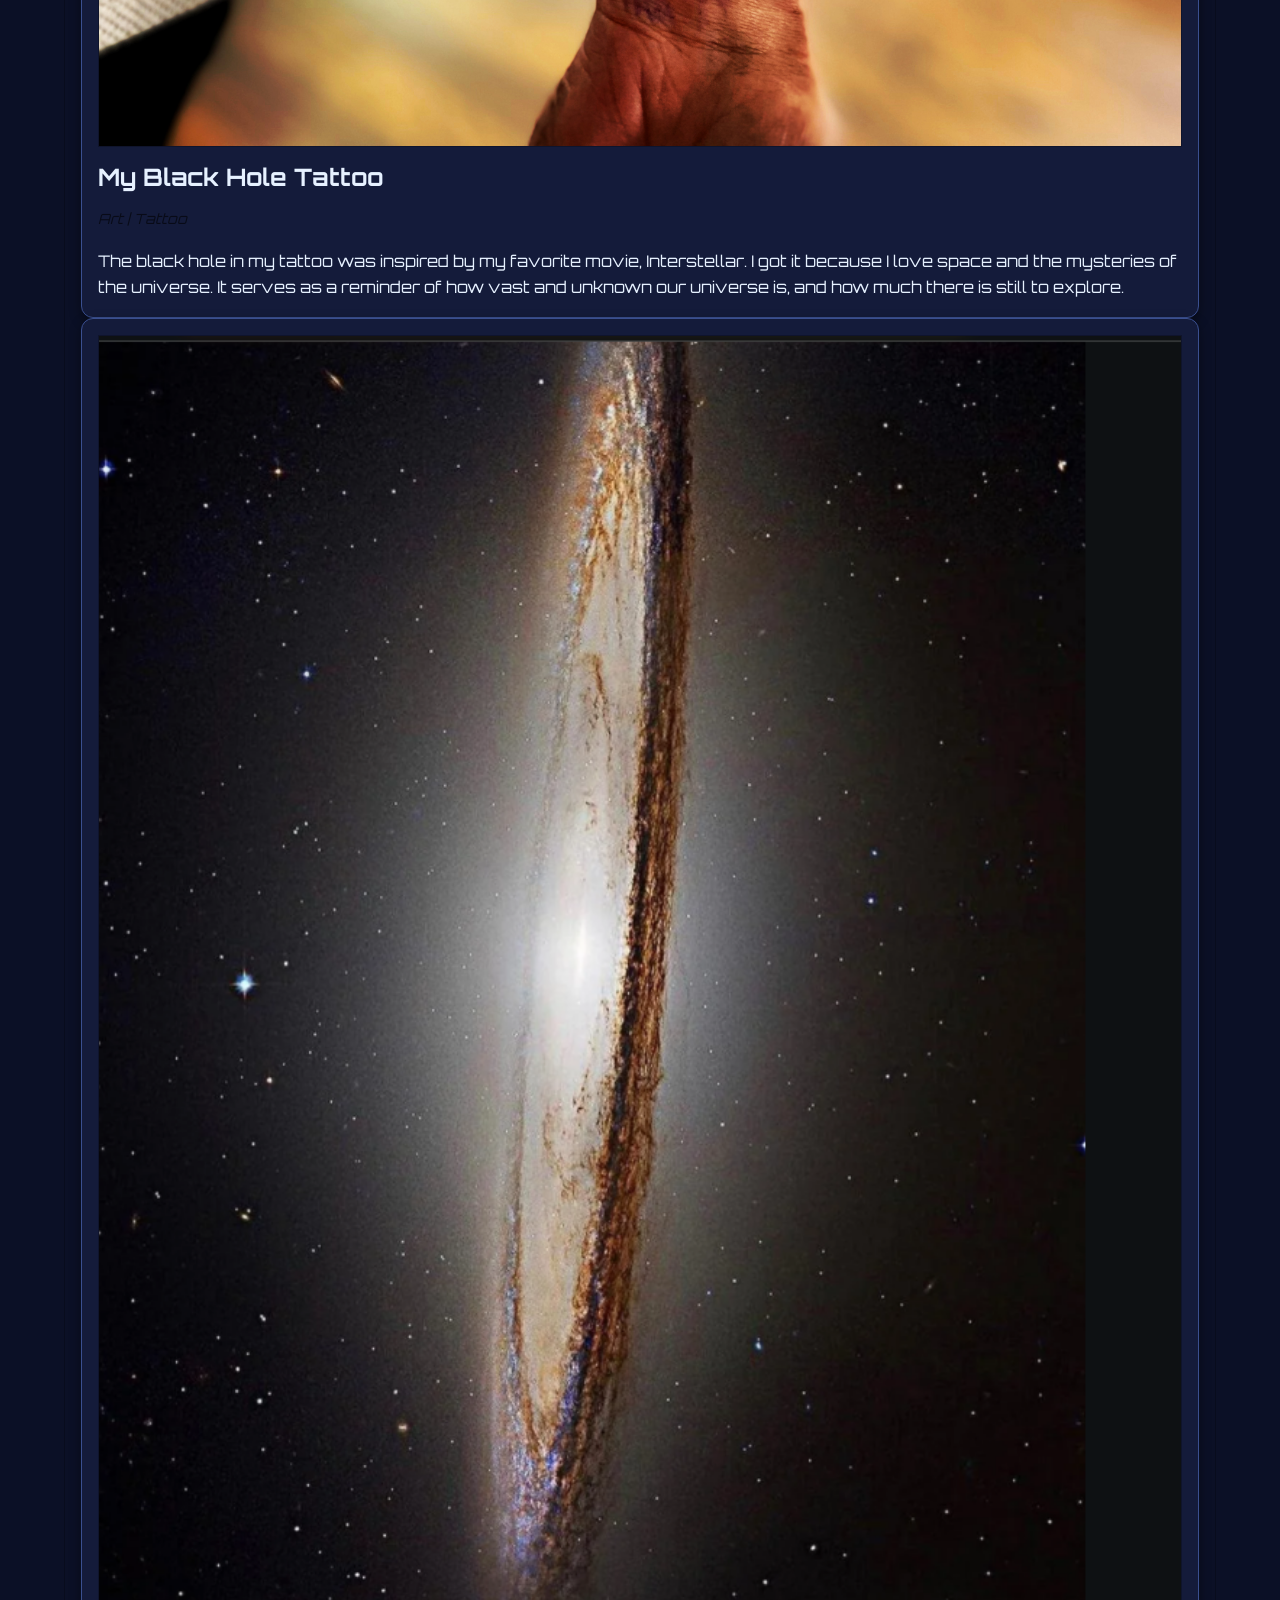
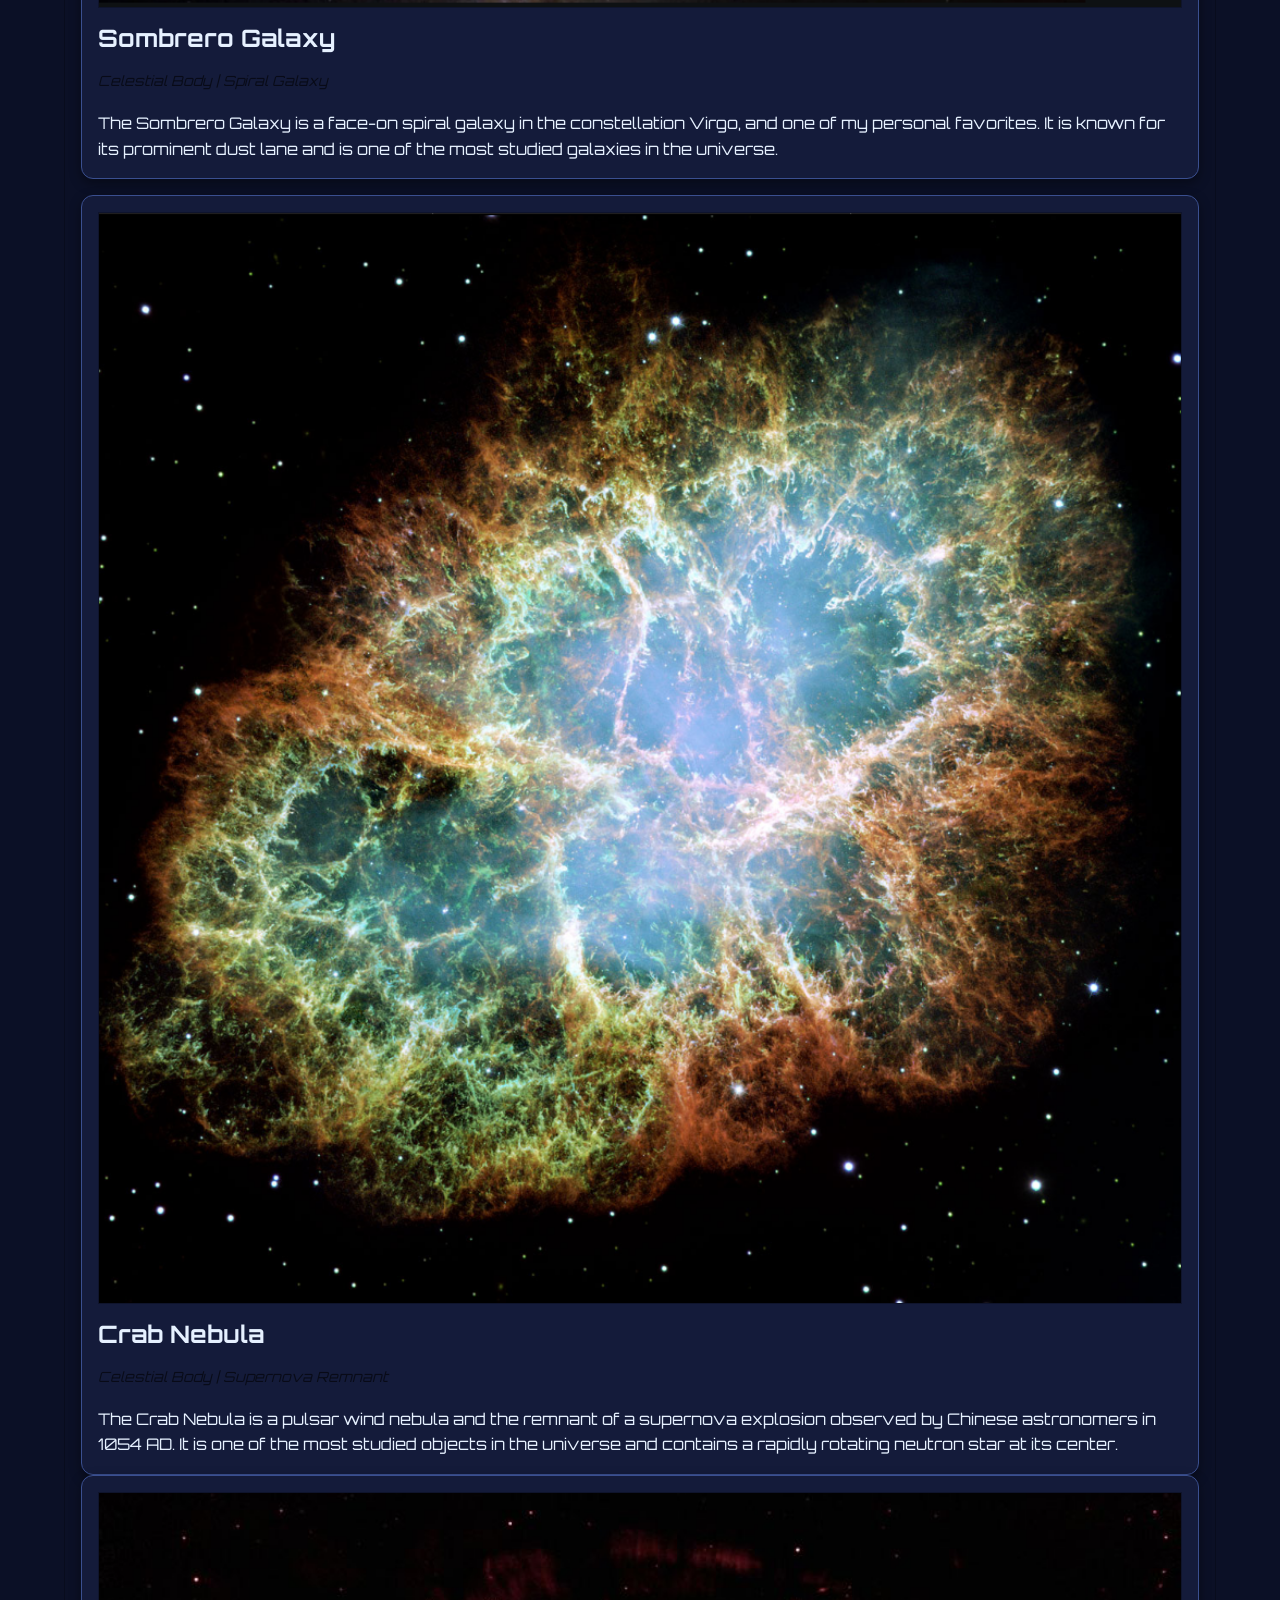
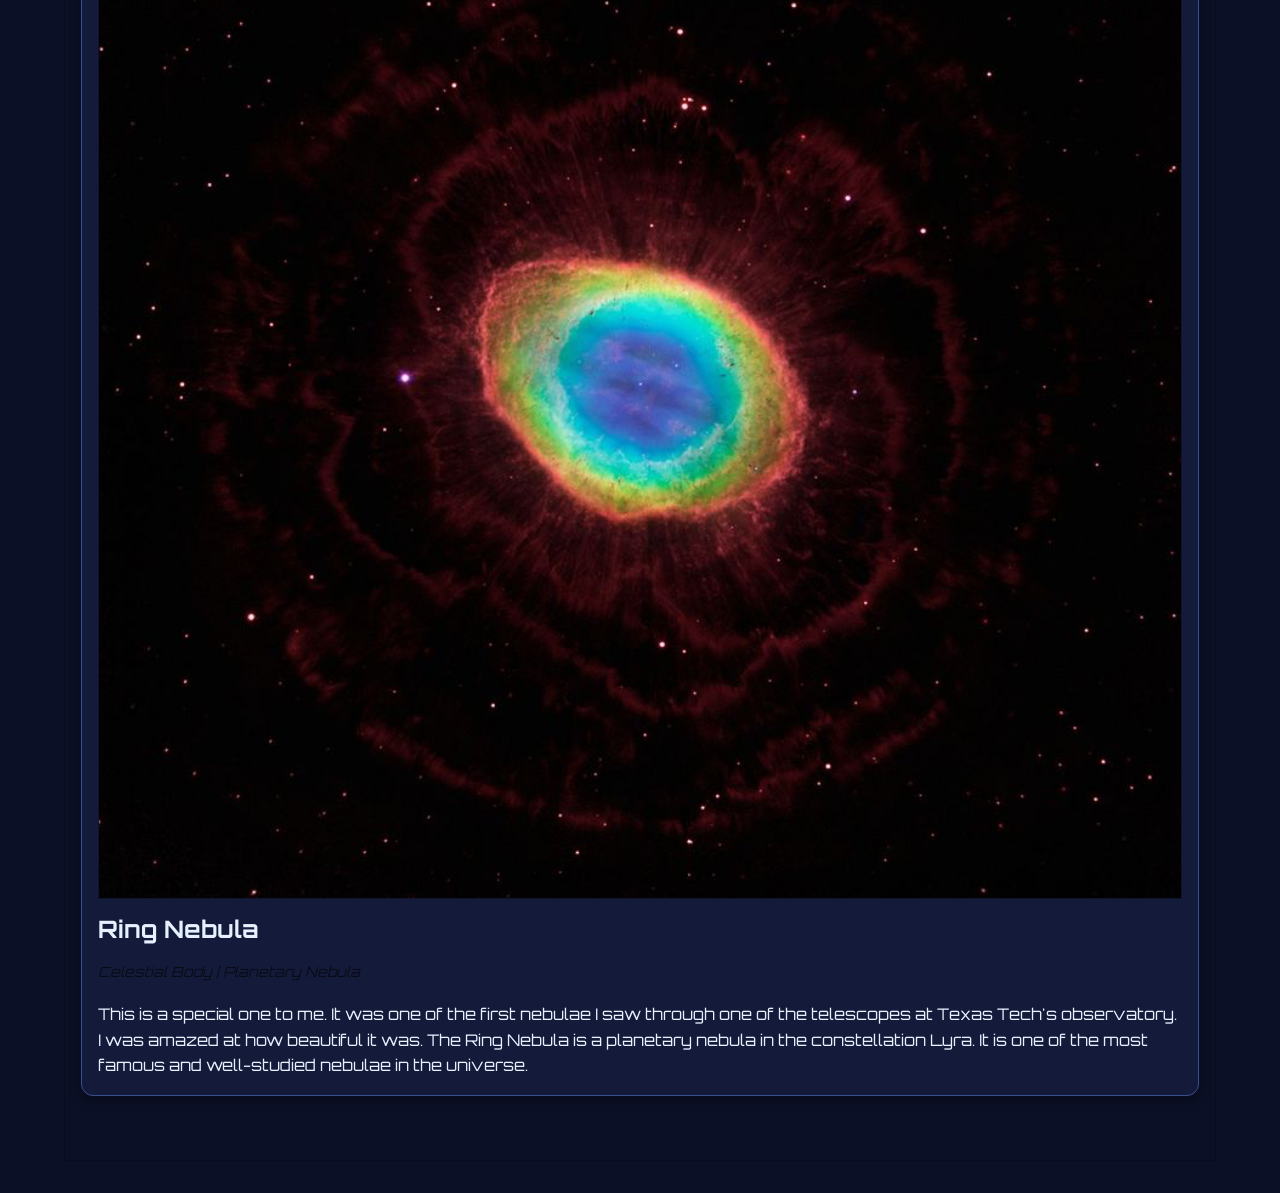
<file: week-04-exercise-02/index.html>
<!DOCTYPE html>
<html lang="en">

<head>
    <meta charset="UTF-8" />
    <meta name="viewport" content="width=device-width, initial-scale=1.0" />
    <title>Week 04 Exercise 02 - My Collection</title>
    <link rel="stylesheet" href="./style.css" />

    <link rel="preconnect" href="https://fonts.googleapis.com">
    <link rel="preconnect" href="https://fonts.gstatic.com" crossorigin>
    <link href="https://fonts.googleapis.com/css2?family=Orbitron:wght@400;700&display=swap" rel="stylesheet">
</head>

<body>
    <main>
        <h1>My Collection</h1>
       
        <p>
            Ever since I was a kid, I've always loved space. I remember having these cool space magazines mailed every month ( yes that may show my age a bit, lol.), and I couldn't wait to read them. 
            I've gathered a few images of my favorite space-related items, and I wanted to share them with you. I hope you enjoy them as much as I do!
        </p>

        <div class="collection-grid">

            <!-- 
                Card 1
            -->
            <div class="collection-card">
                <img src="titan-moon.png" alt="Titan Moon" />
                <h2>Titan Moon</h2>
                <p class="details">Celestial Body | Saturn's Largest Moon</p>
                <p class="description">
                    Titan is the largest moon of Saturn and the second-largest moon in the Solar System. 
                    It's the only moon known to have a dense atmosphere and is unique for its methane lakes and rivers.
                </p>
            </div>


            <!-- 
                Card 2
            -->
            <div class="collection-card">
                <img src="black-hole.png" alt="Black Hole" />
                <h2>Black Hole</h2>
                <p class="details">Celestial Body | Stellar Remnant</p>
                <p class="description">
                    A black hole is a region of spacetime where gravity is so strong that nothing—no particles or even electromagnetic radiation such as light—can escape from it. 
                    Black holes are predicted by Einstein's theory of general relativity and have been observed through their gravitational effects.
                </p>
            </div>

            <!-- 
                Card 3
            -->
            <div class="collection-card">
                <img src="black-hole-tatoo.png" alt="Black Hole Tattoo" />
                <h2>My Black Hole Tattoo</h2>
                <p class="details">Art | Tattoo</p>
                <p class="description">
                    The black hole in my tattoo was inspired by my favorite movie, Interstellar. I got it because I love space and the mysteries of the universe. 
                    It serves as a reminder of how vast and unknown our universe is, and how much there is still to explore.
                </p>
            </div>

            <!-- 
                Card 4
            -->
            <div class="collection-card">
                <img src="sombrero-galaxy.png" alt="Sombrero Galaxy" />
                <h2>Sombrero Galaxy</h2>
                <p class="details">Celestial Body | Spiral Galaxy</p>
                <p class="description">
                    The Sombrero Galaxy is a face-on spiral galaxy in the constellation Virgo, and one of my personal favorites.
                    It is known for its prominent dust lane and is one of the most studied galaxies in the universe.
                </p>
            </div>

                </p>

            <!-- 
                Card 5
            -->
            <div class="collection-card">
                <img src="crab-nebula.png" alt="Crab Nebula" />
                <h2>Crab Nebula</h2>
                <p class="details">Celestial Body | Supernova Remnant</p>
                <p class="description">
                    The Crab Nebula is a pulsar wind nebula and the remnant of a supernova explosion observed by Chinese astronomers in 1054 AD.
                    It is one of the most studied objects in the universe and contains a rapidly rotating neutron star at its center.
                </p>
            </div>

            <!-- 
                Card 6
            -->
            <div class="collection-card">
                <img src="ring-nebula.png" alt="Ring Nebula" />
                <h2>Ring Nebula</h2>
                <p class="details">Celestial Body | Planetary Nebula</p>
                <p class="description">
                    This is a special one to me. It was one of the first nebulae I saw through one of the telescopes at Texas Tech's observatory. I was amazed at how beautiful it was.
                    The Ring Nebula is a planetary nebula in the constellation Lyra. It is one of the most famous and well-studied nebulae in the universe.
                </p>
            </div>
                </p>
            </div>
           
        </div>
    </main>
</body>

</html>
</file>
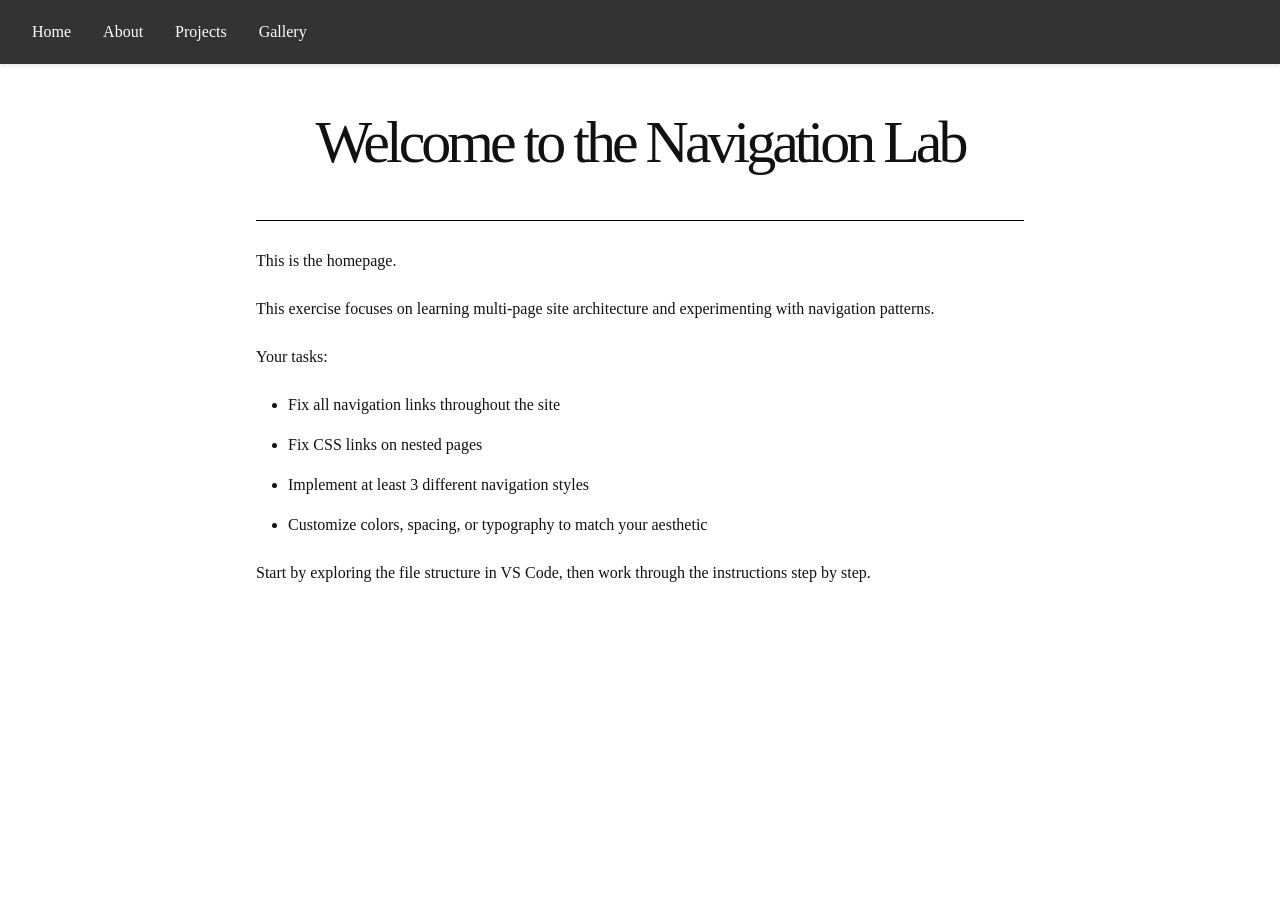
<file: week-06-exercise-01/index.html>
<!DOCTYPE html>
<html lang="en">

<head>
  <meta charset="UTF-8">
  <meta name="viewport" content="width=device-width, initial-scale=1.0">
  <title>Navigation Lab - Home</title>
  <link rel="stylesheet" href="css/style.css">
</head>

<body>

  <nav class="nav-horizontal">
    <ul>
      <li><a href="index.html">Home</a></li>
      <li><a href="about.html">About</a></li>
      <li><a href="projects/">Projects</a></li>
      <li><a href="gallery/">Gallery</a></li>
    </ul>
  </nav>

  <main>
    <h1>Welcome to the Navigation Lab</h1>

    <p>This is the homepage.</p>
    <p>This exercise focuses on learning multi-page site architecture and experimenting with navigation patterns.</p>

    <p>Your tasks:</p>
    <ul>
      <li>Fix all navigation links throughout the site</li>
      <li>Fix CSS links on nested pages</li>
      <li>Implement at least 3 different navigation styles</li>
      <li>Customize colors, spacing, or typography to match your aesthetic</li>
    </ul>

    <p>Start by exploring the file structure in VS Code, then work through the instructions step by step.</p>
  </main>

</body>

</html>
</file>
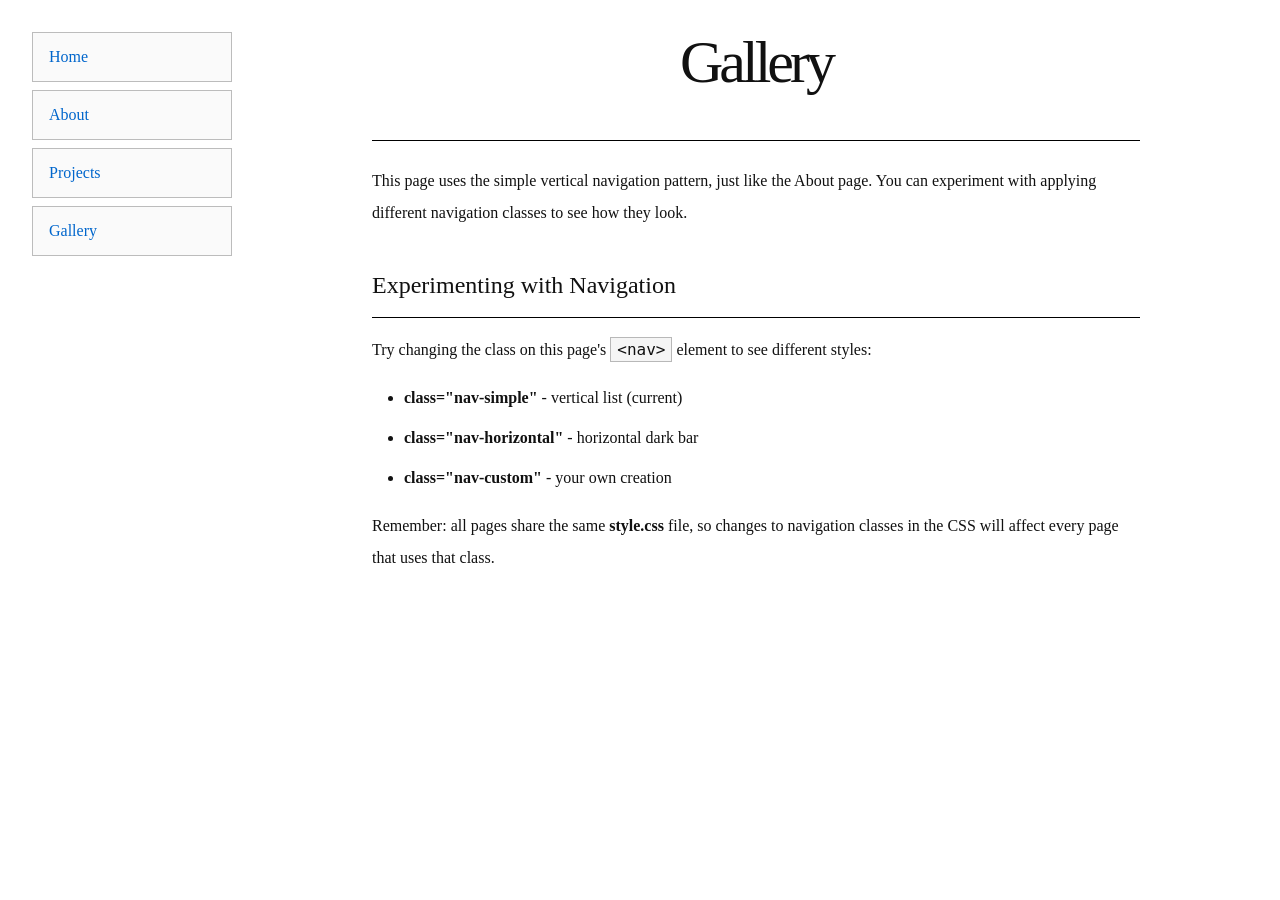
<file: week-06-exercise-01/gallery/index.html>
<!DOCTYPE html>
<html lang="en">

<head>
  <meta charset="UTF-8">
  <meta name="viewport" content="width=device-width, initial-scale=1.0">
  <title>Navigation Lab - Gallery</title>
  <link rel="stylesheet" href="../css/style.css">
</head>

<body>

  <nav class="nav-simple">
    <ul>
      <li><a href="../index.html">Home</a></li>
      <li><a href="../about.html">About</a></li>
      <li><a href="../projects/">Projects</a></li>
      <li><a href="index.html">Gallery</a></li>
    </ul>
  </nav>

  <main>
    <h1>Gallery</h1>

    <p>This page uses the simple vertical navigation pattern, just like the About page. You can experiment with applying
      different navigation classes to see how they look.</p>

    <h2>Experimenting with Navigation</h2>

    <p>Try changing the class on this page's <code>&lt;nav&gt;</code> element to see different styles:</p>

    <ul>
      <li><strong>class="nav-simple"</strong> - vertical list (current)</li>
      <li><strong>class="nav-horizontal"</strong> - horizontal dark bar</li>
      <li><strong>class="nav-custom"</strong> - your own creation</li>
    </ul>

    <p>Remember: all pages share the same <strong>style.css</strong> file, so changes to navigation classes in the CSS
      will affect every page that uses that class.</p>
  </main>

</body>

</html>
</file>
<file: Project-01/style.css>
/* CSS variables keep the color palette consistent across the page */
:root {
  --bg-color: #0b1020;
  --card-color: #151b2e;
  --accent-color: #38bdf8;
  --accent-two: #facc15;
  --text-color: #f8fafc;
  --muted-text: #cbd5e1;
  --border-color: #334155;
}

* {
  box-sizing: border-box;
}

body {
  margin: 0;
  font-family: "Inter", sans-serif;
  background: var(--bg-color);
  color: var(--text-color);
  line-height: 1.6;
}

.hero {
  min-height: 100vh;
  padding: 24px;
  background:
    linear-gradient(rgba(11, 16, 32, 0.85), rgba(11, 16, 32, 0.95)),
    radial-gradient(circle at top right, #1e40af, transparent 35%);
}

.navbar {
  display: flex;
  flex-direction: column;
  gap: 20px;
  align-items: center;
  padding: 18px;
  border: 1px solid var(--border-color);
  border-radius: 18px;
  background: rgba(21, 27, 46, 0.75);
}

.navbar h1 {
  margin: 0;
  font-family: "Orbitron", sans-serif;
  font-size: 1.4rem;
}

.navbar ul {
  display: flex;
  flex-wrap: wrap;
  justify-content: center;
  gap: 12px;
  padding: 0;
  margin: 0;
  list-style: none;
}

.navbar a {
  color: var(--text-color);
  text-decoration: none;
  font-weight: 600;
  transition: color 0.3s ease, border-bottom 0.3s ease;
}

.navbar a:hover {
  color: var(--accent-color);
  border-bottom: 2px solid var(--accent-color);
}

.hero-content {
  max-width: 800px;
  margin: 120px auto 0;
  text-align: center;
}

.eyebrow {
  color: var(--accent-two);
  font-weight: 700;
  text-transform: uppercase;
  letter-spacing: 2px;
}

.hero-content h2 {
  font-family: "Orbitron", sans-serif;
  font-size: 2.4rem;
  line-height: 1.2;
  margin: 16px 0;
}

.hero-content p {
  color: var(--muted-text);
  font-size: 1.1rem;
}

.button {
  display: inline-block;
  margin-top: 24px;
  padding: 14px 24px;
  border-radius: 999px;
  background: var(--accent-color);
  color: #020617;
  text-decoration: none;
  font-weight: 700;
  transition: transform 0.3s ease, box-shadow 0.3s ease;
}

.button:hover {
  transform: translateY(-4px);
  box-shadow: 0 0 20px var(--accent-color);
}

.section {
  max-width: 1100px;
  margin: 0 auto;
  padding: 70px 24px;
}

.section h2 {
  font-family: "Orbitron", sans-serif;
  font-size: 2rem;
  margin-bottom: 20px;
  color: var(--accent-color);
}


/* Flexbox is used to arrange cards in a responsive layout */
.card-row {
  display: flex;
  flex-direction: column;
  gap: 20px;
}

.card,
.project-card {
  padding: 24px;
  border: 1px solid var(--border-color);
  border-radius: 18px;
  background: var(--card-color);
  transition: transform 0.3s ease, border-color 0.3s ease;
}

.card:hover,
.project-card:hover {
  transform: translateY(-6px);
  border-color: var(--accent-color);
}

.card h3,
.project-card h3 {
  margin-top: 0;
}

.project-image {
  display: flex;
  justify-content: center;
  align-items: center;
  height: 140px;
  margin-bottom: 18px;
  border-radius: 14px;
  background: linear-gradient(135deg, var(--accent-color), var(--accent-two));
  color: #020617;
  font-family: "Orbitron", sans-serif;
  font-size: 2rem;
  font-weight: 700;
}

/* Styles the links inside each project card */
.project-link {
  display: inline-block;
  margin-top: 16px;
  color: var(--accent-color);
  font-weight: 700;
  text-decoration: none;
  transition: color 0.3s ease, transform 0.3s ease;
}

/* Adds an interactive hover effect to project links */
.project-link:hover {
  color: var(--accent-two);
  transform: translateX(4px);
}

footer {
  text-align: center;
  padding: 50px 24px;
  background: #020617;
  border-top: 1px solid var(--border-color);
}

footer a {
  color: var(--accent-color);
  font-weight: 700;
  transition: color 0.3s ease;
}

footer a:hover {
  color: var(--accent-two);
}

/* Media query changes the layout for larger screens */
@media (width >= 768px) {
  .navbar {
    flex-direction: row;
    justify-content: space-between;
  }

  .hero-content h2 {
    font-size: 3.5rem;
  }

  .card-row {
    flex-direction: row;
  }

  .card,
  .project-card {
    flex: 1;
  }
}
</file>
<file: project-02/style.css>
/* ===========================
   Global Styles
=========================== */

* {
    margin: 0;
    padding: 0;
    box-sizing: border-box;
}

body {
    font-family: Arial, Helvetica, sans-serif;
    color: #222;
    line-height: 1.6;
    background: linear-gradient(
    180deg,
    #f8fafc,
    #edf4fb
);
}



/* ===========================
   Navigation
=========================== */

.site-header{
    background:#1e293b;
    position:sticky;
    top:0;

    box-shadow:0 4px 12px rgba(0,0,0,.15);
}

.site-nav {
    max-width: 1100px;
    margin: auto;
    padding: 1rem 2rem;

    display: flex;
    justify-content: space-between;
    align-items: center;
}

.site-logo {
    color: white;
    text-decoration: none;
    font-size: 1.7rem;
    font-weight: bold;
}

.nav-links {
    display: flex;
    list-style: none;
    gap: 2rem;
}

.nav-links a {
    color: white;
    text-decoration: none;

    transition: color .3s ease;
}

/* Hover Effect */
.nav-links a:hover {
    color: #38bdf8;
}

.active {
    color: #38bdf8;
}

/* ===========================
   Hero
=========================== */

.hero {
    max-width: 1100px;
    margin: auto;
    padding: 6rem 2rem;
}

.eyebrow {
    color: #0ea5e9;
    text-transform: uppercase;
    letter-spacing: 2px;
    font-size: .9rem;
    margin-bottom: .8rem;
}

.hero h1 {
    font-size: 3.5rem;
    margin-bottom: 1rem;
}

.hero-text {
    max-width: 700px;
    margin-bottom: 2rem;
    font-size: 1.1rem;
}

/* ===========================
   Buttons
=========================== */

.hero-actions {
    display: flex;
    gap: 1rem;
    flex-wrap: wrap;
}

.button {
    padding: .9rem 1.6rem;
    border-radius: 8px;
    text-decoration: none;
    font-weight: bold;

    transition: all .3s ease;
}

.button-primary {
    background: #0ea5e9;
    color: white;
}

.button-primary:hover {
    background: #0284c7;
    transform: translateY(-3px);
    box-shadow: 0 8px 18px rgba(14,165,233,.35);
}

.button-secondary {
    border: 2px solid #0ea5e9;
    color: #0ea5e9;
}

.button-secondary:hover {
    background: #0ea5e9;
    color: white;
}

/* ===========================
   Intro Cards
=========================== */

.intro-section {
    max-width: 1100px;
    margin: auto;
    padding: 2rem;
}

.section-heading {
    margin-bottom: 2rem;
}

.intro-grid {
    display: flex;
    gap: 2rem;
    flex-wrap: wrap;
}

.info-card {
    background: white;
    padding: 2rem;
    flex: 1;
    min-width: 250px;

    border-radius: 12px;

    transition: transform .3s ease;
    box-shadow: 0 10px 25px rgba(0,0,0,.08);
}

.info-card:hover {
    transform: translateY(-8px);
}

/* ===========================
   Footer
=========================== */

.site-footer {
    margin-top: 5rem;
    padding: 2rem;
    text-align: center;
    background: #1e293b;
    color: white;
}

/* ===========================
   Interior Page Hero
=========================== */

.page-hero {
    max-width: 1100px;
    margin: auto;
    padding: 5rem 2rem 2rem;
}

.page-hero h1 {
    max-width: 800px;
    margin-bottom: 1rem;
    font-size: 2.8rem;
}

.page-hero > p:last-child {
    max-width: 750px;
    font-size: 1.1rem;
}

/* ===========================
   About Page
=========================== */

.about-section {
    max-width: 1100px;
    margin: auto;
    padding: 2rem;

    display: flex;
    gap: 2rem;
}

.about-card {
    flex: 1;
    padding: 2rem;
    background: white;
    border-radius: 12px;
    box-shadow: 0 10px 25px rgba(0, 0, 0, .08);
}

.about-card h2 {
    margin-bottom: 1rem;
}

.about-card p + p {
    margin-top: 1rem;
}

/* ===========================
   Skills
=========================== */

.skills-section {
    max-width: 1100px;
    margin: auto;
    padding: 3rem 2rem;
}

.skills-list {
    display: flex;
    flex-wrap: wrap;
    gap: 1rem;

    list-style: none;
}

.skills-list li {
    padding: .7rem 1rem;
    background: #1e293b;
    color: white;
    border-radius: 999px;

    transition: transform .3s ease, background .3s ease;
}

.skills-list li:hover {
    background: #0ea5e9;
    transform: translateY(-3px);
}

/* ===========================
   Projects
=========================== */

.projects-grid{

    max-width:1100px;

    margin:auto;

    padding:2rem;

    display:grid;

    grid-template-columns:repeat(auto-fit,minmax(320px,1fr));

    gap:2rem;

}

.project-card{

    background:white;

    padding:2rem;

    border-radius:12px;

    box-shadow:0 10px 25px rgba(0,0,0,.08);

    display:flex;

    flex-direction:column;

    justify-content:space-between;

    transition:transform .3s ease;

}

.project-card:hover{

    transform:translateY(-8px);

}

.project-card h2{

    margin-bottom:1rem;

}

.project-card p{

    margin-bottom:2rem;

}

/* ===========================
   Contact Page
=========================== */

.contact-grid {
    max-width: 1100px;
    margin: auto;
    padding: 2rem;

    display: grid;
    grid-template-columns: repeat(3, 1fr);
    gap: 2rem;
}

.contact-card {
    background: white;
    padding: 2rem;
    border-radius: 12px;
    box-shadow: 0 10px 25px rgba(0, 0, 0, .08);

    display: flex;
    flex-direction: column;
    align-items: flex-start;

    transition: transform .3s ease;
}

.contact-card:hover {
    transform: translateY(-8px);
}

.contact-icon {
    margin-bottom: 1rem;
    font-size: 2rem;
}

.contact-card h2 {
    margin-bottom: 1rem;
}

.contact-card p {
    margin-bottom: 2rem;
}

.contact-card .button {
    margin-top: auto;
}

.coming-soon-button {
    cursor: default;
}

/* ===========================
   Responsive Design
=========================== */

@media (width <= 768px) {

    .site-nav {
        flex-direction: column;
        gap: 1rem;
    }

    .nav-links {
        flex-direction: column;
        text-align: center;
        gap: 1rem;
    }

    .hero h1 {
        font-size: 2.5rem;
    }

    .intro-grid {
        flex-direction: column;
    }

    .page-hero h1 {
    font-size: 2.2rem;
    }   

    .about-section {
        flex-direction: column;
    }

    .contact-grid {
    grid-template-columns: 1fr;
    }

}
</file>
<file: week 05-exercise-01/style.css>
* {
    margin: 0;
    padding: 0;
    box-sizing: border-box;
}

body {
    font-family: "Times New Roman", serif;
    line-height: 2;
    background-color: #fafafa;
    color: #1F2937;
    padding: 32px 16px;
}

.container {
    max-width: 800px;
    margin: 0 auto;
    display: flex;
    flex-direction: column;
    gap: 48px;
}

h1 {
    font-size: 48px;
    line-height: 1em;
    font-weight: normal;
    text-align: center;
    margin-bottom: 16px;
}

.subtitle {
    text-align: center;
    font-size: 16px;
    color: #6B7280;
    margin-bottom: 32px;
}

h2 {
    font-size: 24px;
    font-weight: normal;
    border-bottom: 1px solid rgba(0, 0, 0, 1);
    padding-bottom: 8px;
    margin-bottom: 16px;
}

.button-section {
    padding: 32px;
    background-color: #ffffff;
    border: 1px solid rgba(0, 0, 0, 0.25);
}

.button-section p {
    font-size: 16px;
    margin-bottom: 24px;
}

button {
    font-family: "Times New Roman", serif;
    font-size: 16px;
    cursor: pointer;
    border-radius: 0;
}

.button-01 {
    background-color: #0066CC;
    color: #ffffff;
    padding: 16px 32px;
    border: 2px solid #0066CC;
    transition: background-color 0.3s ease, color 0.3s ease, border-color 0.3s ease;
}

.button-01:hover {
    background-color: #ffffff;
    color: #0066CC;
    border-color: #0066CC;
}

.button-02 {
    background-color: #0e6027;
    color: #ffffff;
    padding: 16px 32px;
    border: 2px solid #0e6027;
    transition: transform 0.3s ease, box-shadow 0.3s ease;
}

.button-02:hover {
    transform: translateY(-4px);
    box-shadow: 0 8px 16px rgba(0, 0, 0, 0.2);
}


/* This button slides to the right and darkens when hovered. */
.button-03 {
  background-color: #2563eb;
  color: white;
  padding: 12px 24px;
  border: 2px solid #2563eb;
  font-family: Arial, sans-serif;
  transition: background-color 0.3s ease, transform 0.3s ease;
}

.button-03:hover {
  background-color: #1e40af;
  transform: translateX(8px);
}

/* This hover effect lifts the button upward and increases the shadow. */
.button-04 {
  background-color: #111827;
  color: white;
  padding: 12px 24px;
  border: 2px solid #111827;
  font-family: Arial, sans-serif;
  box-shadow: 0 4px 8px rgba(0, 0, 0, 0.2);
  transition: transform 0.2s ease, box-shadow 0.2s ease;
}

.button-04:hover {
  transform: translateY(-5px);
  box-shadow: 0 8px 16px rgba(0, 0, 0, 0.35);
}

/* This button slowly fades from an outlined button into a filled button. */
.button-05 {
  background-color: white;
  color: #7c3aed;
  padding: 12px 24px;
  border: 2px solid #7c3aed;
  font-family: Arial, sans-serif;
  transition: background-color 0.5s ease-in-out, color 0.5s ease-in-out, border-color 0.5s ease-in-out;
}

.button-05:hover {
  background-color: #7c3aed;
  color: white;
  border-color: #4c1d95;
}

/* This button grows slightly and darkens when hovered. */
.button-06 {
  background-color: #16a34a;
  color: white;
  padding: 12px 24px;
  border: 2px solid #16a34a;
  font-family: Arial, sans-serif;
  transition: transform 0.3s ease, background-color 0.3s ease;
}

.button-06:hover {
  background-color: #15803d;
  transform: scale(1.1);
}
</file>
<file: week-03-exercise 1/style.css>
@import url('https://fonts.googleapis.com/css2?family=Inter:wght@400;600;700&display=swap');

*{box-sizing:border-box;};

.body {
    font-family: 'Inter', sans-serif;
    background-color: #1e293b;
    color: white;
    margin: 0;
    padding: 0;
    display: flex;
    justify-content: center;
    align-items: center;
    min-height: 100vh;
}

.card {
    max-width: 600px;
    width: 500px;
    margin: 0 auto;
    padding: 30px;
    background-color: #334155;
    color: #f8fafc;
    border-radius: 12px;
    box-shadow: 0 4px 10px rgba(0, 0, 0, 0.3);
}

.h1 {
    font-size: 2.5rem;
    color: #ffffff;
    margin-top: 0;
}

.p {
    font-size: 16px;
    color: #cbd5e1;
}
</file>
<file: week-04-exercise-01/style.css>
* {
    box-sizing: border-box;
}

html,
body {
    min-height: 100vh;
    margin: 0;
}

body {
    font-family: "Times New Roman", serif;
    line-height: 2;
    display: flex;
    justify-content: center;
    align-items: flex-start;
    padding: 32px 0;
}

main {
    max-width: 800px;
    width: 90%;
    padding: 16px;
    border: 1px solid rgba(0, 0, 0, 0.25);
}

h1 {
    font-weight: normal;
    font-size: 48px;
    line-height: 1em;
    margin-top: 48px;
    margin-bottom: 48px;
    text-align: center;
}

h2 {
    font-size: 24px;
    margin-top: 48px;
    margin-bottom: 16px;
    border-bottom: 1px solid rgba(0, 0, 0, 1);
    padding-bottom: 16px;
}

p {
    margin-bottom: 16px;
}

.screenshot-container {
    margin: 32px 0;
    padding: 16px;
    border: 1px solid rgba(0, 0, 0, 1);
    text-align: center;
}

.screenshot-container img {
    max-width: 100%;
    height: auto;
    display: block;
    margin: 0 auto;
    border: 1px solid rgba(0, 0, 0, 0.25);
}
</file>
<file: week-04-exercise-02/style.css>
* {
    box-sizing: border-box;
}

html,
body {
    min-height: 100vh;
    margin: 0;
}

body {
    font-family: "Times New Roman", serif;
    line-height: 2;
    display: flex;
    justify-content: center;
    align-items: flex-start;
    padding: 32px 0;
}

body {
    font-family: 'Orbitron', sans-serif;
    background-color: #0b1026;
    color: #e6f1ff;
}

main {
    max-width: 1200px;
    width: 90%;
    padding: 16px;
    border: 1px solid rgba(0, 0, 0, 0.25);
}

h1 {
    font-weight: normal;
    font-size: 48px;
    line-height: 1em;
    margin-top: 48px;
    margin-bottom: 48px;
    text-align: center;
}

main>p {
    margin-bottom: 32px;
    text-align: center;
    max-width: 800px;
    margin-left: auto;
    margin-right: auto;
}

.collection-grid {
    margin: 48px 0;
}

.collection-card {
    border: 1px solid rgba(0, 0, 0, 0.25);
    background-color: #fafafa;
    padding: 16px;
}

.collection-card {
    background-color: #141b3a;
    border: 1px solid #3a4f8f;
    border-radius: 12px;
    padding: 1rem;
    box-shadow: 0 4px 12px rgba(0, 0, 0, 0.4);
}

.collection-card img {
    width: 100%;
    height: auto;
    display: block;
    border: 1px solid rgba(0, 0, 0, 0.25);
    margin-bottom: 16px;
}

h1 {
    color: #6ad5ff;
    text-align: center;
    letter-spacing: 2px;
}

.collection-card h2 {
    font-size: 24px;
    font-weight: bold;
    margin-top: 0;
    margin-bottom: 8px;
    line-height: 1.2;
}

.collection-card .details {
    font-size: 14px;
    color: rgba(0, 0, 0, 0.6);
    margin-bottom: 16px;
    font-style: italic;
}

.collection-card .description {
    font-size: 16px;
    margin-bottom: 0;
    line-height: 1.6;
}

.collection-card:hover {
    transform: translateY(-5px);
    transition: 0.3s ease;
}

@media (width >= 480px) {
  .collection-card {
    flex-basis: 45%;
  }
}

@media (width >= 1024px) {
  .collection-card {
    flex-basis: 30%;
  }
}
</file>
<file: week-06-exercise-01/css/style.css>
* {
  margin: 0;
  padding: 0;
  box-sizing: border-box;
}

body {
  font-family: "Times New Roman", serif;
  font-size: 16px;
  line-height: 2;
  color: #111111;
  background-color: #ffffff;
  display: flex;
  justify-content: center;
  align-items: flex-start;
  min-height: 100vh;
  padding: 32px 0;
}

main {
  max-width: 800px;
  width: 100%;
  padding: 0 16px;
}

h1 {
  font-size: 3.75rem;
  font-weight: normal;
  line-height: 1em;
  letter-spacing: -0.25rem;
  text-align: center;
  margin-bottom: 24px;
  padding-bottom: 48px;
  border-bottom: 1px solid rgba(0, 0, 0, 1);
}

h2 {
  font-size: 24px;
  font-weight: normal;
  margin-top: 32px;
  margin-bottom: 16px;
  padding-bottom: 8px;
  border-bottom: 1px solid rgba(0, 0, 0, 1);
}

p {
  margin-bottom: 16px;
}

ul {
  margin-left: 32px;
  margin-bottom: 16px;
}

li {
  margin-bottom: 8px;
}

a {
  color: #0066CC;
  text-decoration: underline;
}

a:hover {
  color: #004499;
}

code {
  font-family: monospace;
  background-color: #f5f5f5;
  padding: 2px 6px;
  border: 1px solid rgba(0, 0, 0, 0.25);
}

.nav-simple {
  position: fixed;
  left: 32px;
  top: 32px;
  width: 200px;
}

.nav-simple ul {
  list-style: none;
  margin: 0;
  padding: 0;
}

.nav-simple li {
  margin-bottom: 8px;
}

.nav-simple a {
  display: block;
  padding: 8px 16px;
  color: #0066CC;
  text-decoration: none;
  background-color: #fafafa;
  border: 1px solid rgba(0, 0, 0, 0.25);
  transition: background-color 0.3s ease, color 0.3s ease;
}

.nav-simple a:hover {
  background-color: #0066CC;
  color: #ffffff;
}

.nav-simple+main {
  margin-left: 232px;
}

.nav-horizontal {
  position: fixed;
  top: 0;
  left: 0;
  right: 0;
  background-color: #333333;
  padding: 0 32px;
  box-shadow: 0 2px 4px rgba(0, 0, 0, 0.1);
  z-index: 1000;
}

.nav-horizontal ul {
  list-style: none;
  margin: 0;
  padding: 0;
  display: flex;
  gap: 32px;
}

.nav-horizontal li {
  margin-bottom: 0;
}

.nav-horizontal a {
  display: block;
  padding: 16px 0;
  color: #ffffff;
  text-decoration: none;
  transition: color 0.3s ease;
}

.nav-horizontal a:hover {
  color: #0066CC;
}

.nav-horizontal+main {
  margin-top: 80px;
}

.nav-custom {
  background-color: #1f3a5f;
  padding: 16px;
  border-bottom: 4px solid #f4a261;
  width: fit-content;
  margin: 32px auto;
}

.nav-custom ul {
  display: flex;
  justify-content: center;
  gap: 24px;
  list-style: none;
  margin: 0;
  padding: 0;
}

.nav-custom li {
  margin: 0;
}

.nav-custom a {
  display: block;
  padding: 10px 18px;
  color: #ffffff;
  background-color: transparent;
  text-decoration: none;
  border: 2px solid #f4a261;
  border-radius: 8px;
  transition:
    background-color 0.3s ease,
    color 0.3s ease,
    transform 0.3s ease;
}

.nav-custom a:hover {
  background-color: #f4a261;
  color: #1f3a5f;
  transform: translateY(-3px);
}

@media (width >=480px) {}

@media (width >=1024px) {}
</file>
